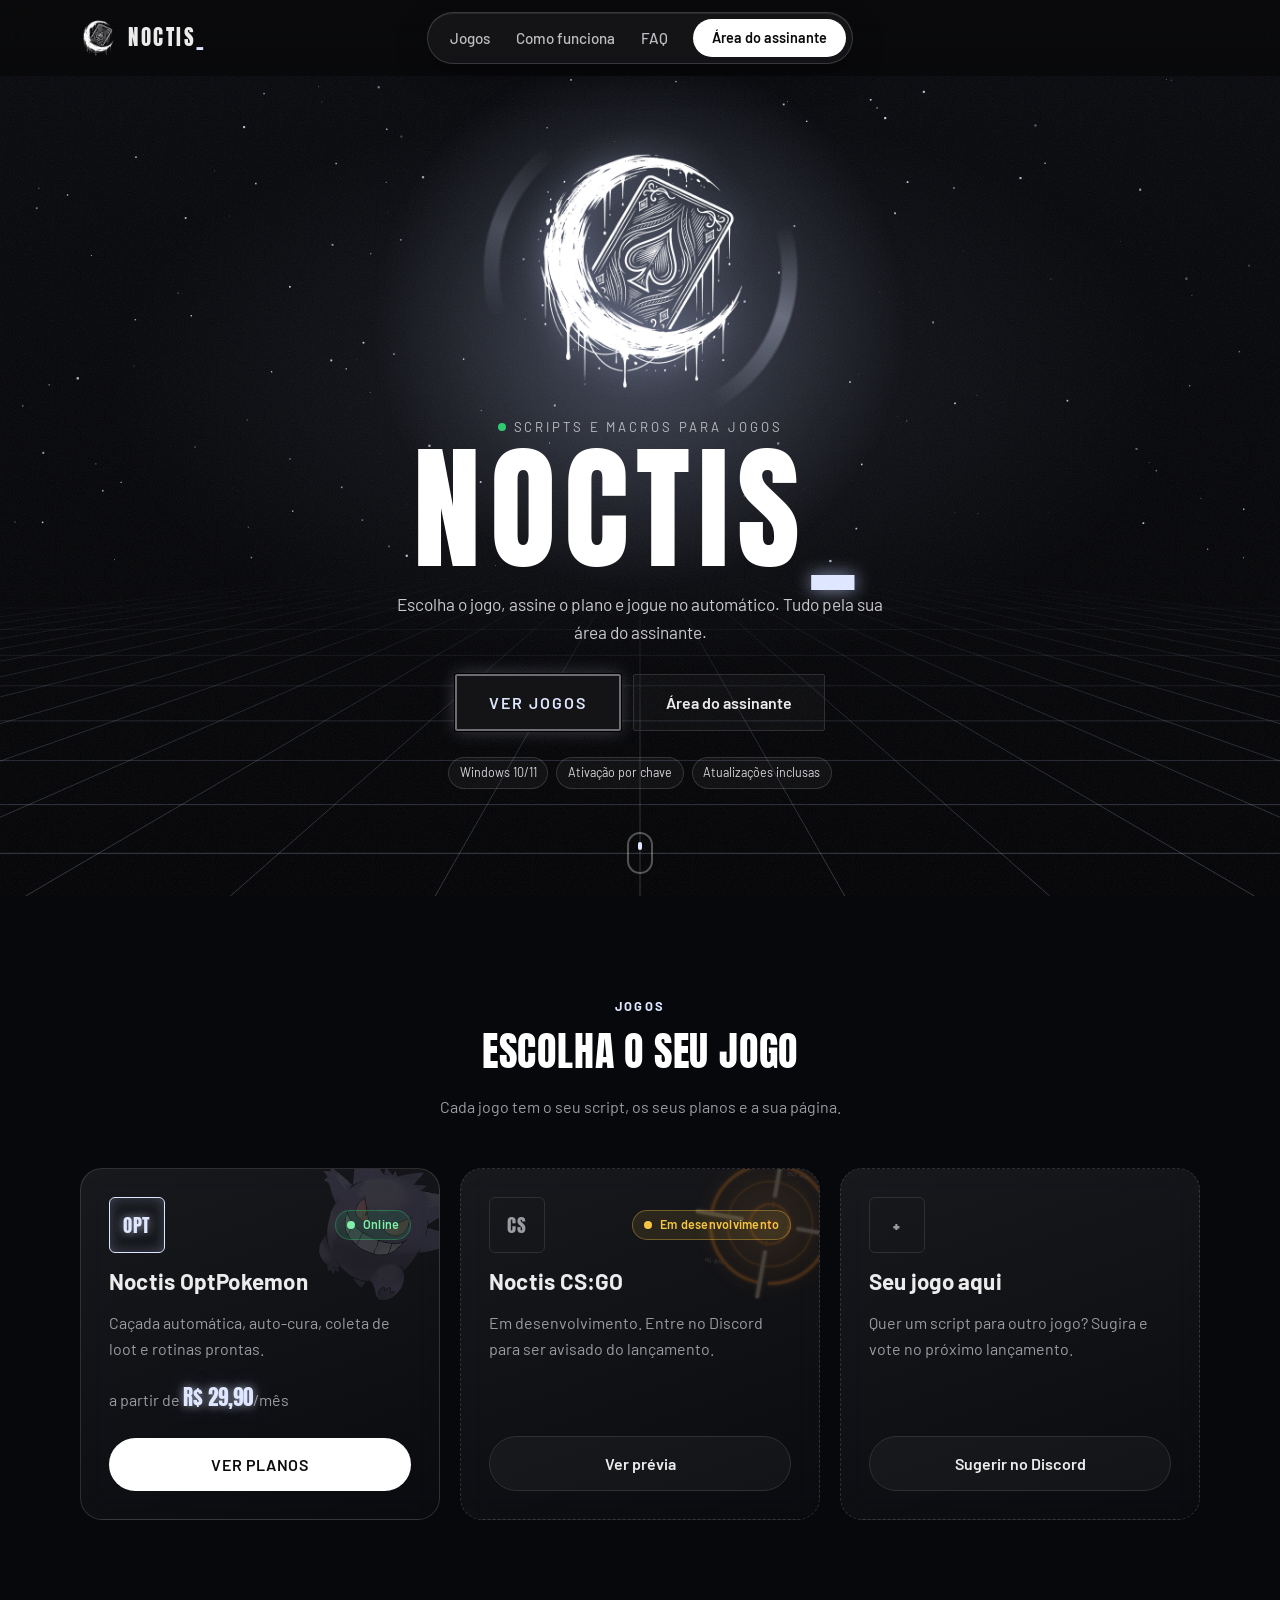
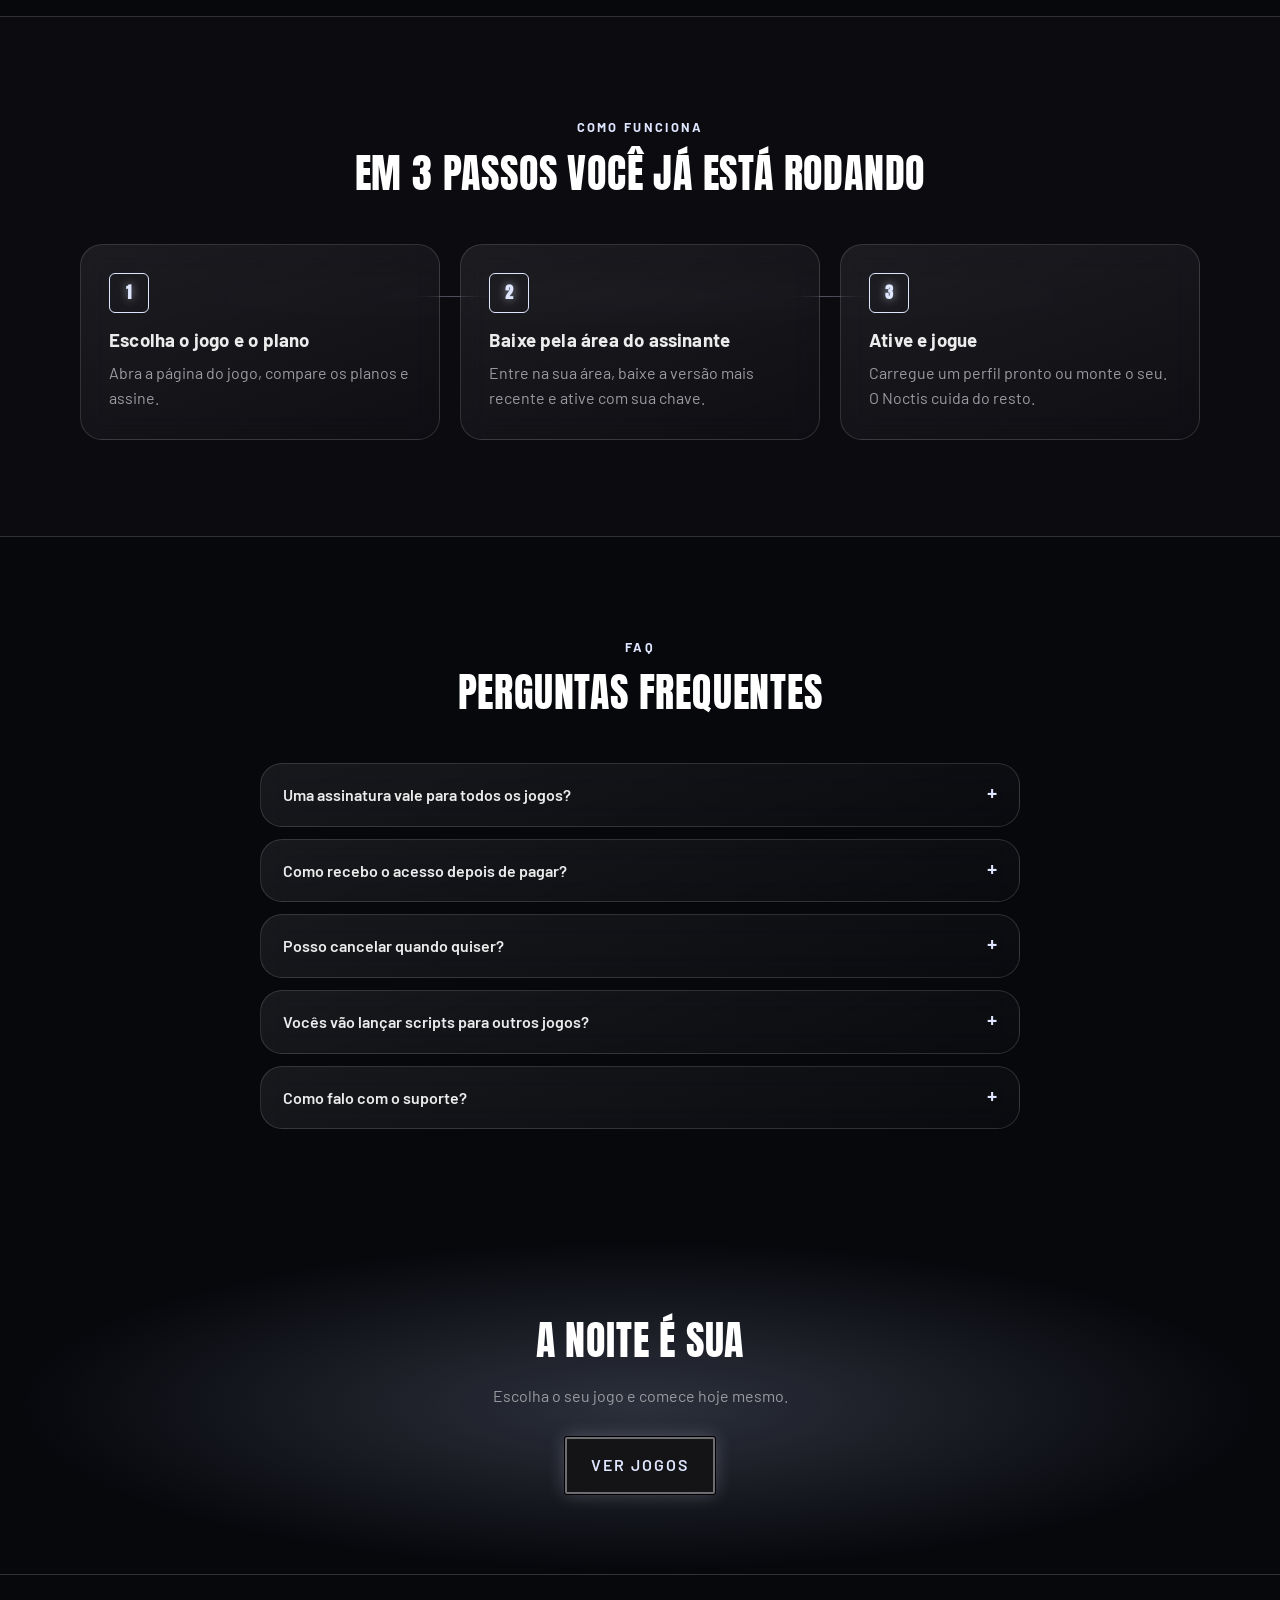
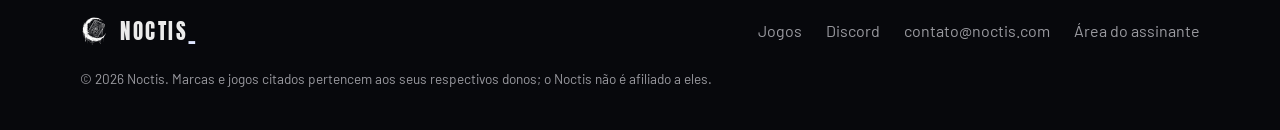
<file: index.html>
<!doctype html>
<html lang="pt-BR">
<head>
  <meta charset="utf-8" />
  <meta name="viewport" content="width=device-width, initial-scale=1" />
  <title>Noctis | Scripts e macros para jogos</title>
  <meta name="description" content="Noctis: scripts e macros por assinatura para vários jogos. Escolha o jogo, veja os recursos e assine." />
  <meta property="og:title" content="Noctis | Scripts e macros para jogos" />
  <meta property="og:description" content="Noctis: scripts e macros por assinatura para vários jogos. Escolha o jogo, veja os recursos e assine." />
  <meta name="theme-color" content="#0b0b0c" />
  <link rel="icon" href="assets/logo-192.png?v=7" type="image/png" />
  <link rel="preconnect" href="https://fonts.googleapis.com" />
  <link rel="preconnect" href="https://fonts.gstatic.com" crossorigin />
  <link href="https://fonts.googleapis.com/css2?family=Anton&family=Barlow:wght@400;500;600;700&display=swap" rel="stylesheet" />
  <link rel="stylesheet" href="assets/styles.css?v=7" />
</head>
<body>
  <header class="nav" id="topo">
    <div class="container nav__inner">
      <a href="index.html" class="brand" aria-label="Noctis, início">
        <img src="assets/logo-192.png?v=7" alt="" width="36" height="36" />
        <span>noctis<strong>_</strong></span>
      </a>
      <button class="nav__toggle" aria-label="Abrir menu" aria-expanded="false" aria-controls="menu">
        <span></span><span></span><span></span>
      </button>
      <nav class="nav__links" id="menu">
        <a href="#jogos">Jogos</a>
        <a href="#como-funciona">Como funciona</a>
        <a href="#faq">FAQ</a>
        <a href="area.html" class="btn btn--ghost btn--sm">Área do assinante</a>
      </nav>
    </div>
  </header>

  <main>
    <section class="marca" aria-labelledby="marca-titulo">
      <canvas class="marca__ceu" aria-hidden="true"></canvas>
      <div class="marca__glow" aria-hidden="true"></div>
      <div class="container marca__inner">
        <div class="marca__lua"><span class="marca__halo" aria-hidden="true"></span><img class="marca__logo" src="assets/logo.png?v=7" alt="" width="200" height="200" /></div>
        <p class="marca__tag"><span class="marca__dot" aria-hidden="true"></span>scripts e macros para jogos</p>
        <h1 class="marca__nome" id="marca-titulo" aria-label="Noctis">
          <span aria-hidden="true">N</span><span aria-hidden="true">O</span><span aria-hidden="true">C</span><span aria-hidden="true">T</span><span aria-hidden="true">I</span><span aria-hidden="true">S</span><b aria-hidden="true">_</b>
        </h1>
        <p class="marca__sub">Escolha o jogo, assine o plano e jogue no automático. Tudo pela sua área do assinante.</p>
        <div class="marca__cta">
          <a class="btn btn--primary" href="#jogos">Ver jogos</a>
          <a class="btn btn--ghost" href="area.html">Área do assinante</a>
        </div>
        <ul class="marca__chips" aria-label="Destaques">
          <li>Windows 10/11</li><li>Ativação por chave</li><li>Atualizações inclusas</li>
        </ul>
      </div>
      <a class="marca__scroll" href="#jogos" aria-label="Ir para os jogos"><span></span></a>
    </section>

    <section class="section" id="jogos">
      <div class="container">
        <header class="section__head">
          <span class="eyebrow">Jogos</span>
          <h2>Escolha o seu jogo</h2>
          <p>Cada jogo tem o seu script, os seus planos e a sua página.</p>
        </header>
        <div class="grid grid--3 games" id="games-grid"></div>
      </div>
    </section>

    <section class="section section--alt" id="como-funciona">
      <div class="container">
        <header class="section__head">
          <span class="eyebrow">Como funciona</span>
          <h2>Em 3 passos você já está rodando</h2>
        </header>
        <ol class="steps">
          <li><span class="steps__n">1</span><h3>Escolha o jogo e o plano</h3><p>Abra a página do jogo, compare os planos e assine.</p></li>
          <li><span class="steps__n">2</span><h3>Baixe pela área do assinante</h3><p>Entre na sua área, baixe a versão mais recente e ative com sua chave.</p></li>
          <li><span class="steps__n">3</span><h3>Ative e jogue</h3><p>Carregue um perfil pronto ou monte o seu. O Noctis cuida do resto.</p></li>
        </ol>
      </div>
    </section>

    <section class="section" id="faq">
      <div class="container container--narrow">
        <header class="section__head">
          <span class="eyebrow">FAQ</span>
          <h2>Perguntas frequentes</h2>
        </header>
        <div class="faq">
          <details><summary>Uma assinatura vale para todos os jogos?</summary><p>Não. Cada jogo tem a sua assinatura, com planos e preços próprios na página do jogo.</p></details>
          <details><summary>Como recebo o acesso depois de pagar?</summary><p>Assim que o pagamento é confirmado você recebe por e-mail o login da área do assinante e a sua chave de ativação.</p></details>
          <details><summary>Posso cancelar quando quiser?</summary><p>Pode. A assinatura não renova depois do cancelamento e você continua com acesso até o fim do período pago.</p></details>
          <details><summary>Vocês vão lançar scripts para outros jogos?</summary><p>Sim. Entre no nosso Discord para votar no próximo jogo e ser avisado dos lançamentos.</p></details>
          <details><summary>Como falo com o suporte?</summary><p>Pelo nosso Discord ou pelo e-mail no rodapé.</p></details>
        </div>
      </div>
    </section>

    <section class="cta">
      <div class="container cta__inner">
        <h2>A noite é sua</h2>
        <p>Escolha o seu jogo e comece hoje mesmo.</p>
        <a href="#jogos" class="btn btn--primary">Ver jogos</a>
      </div>
    </section>
  </main>

  <footer class="footer">
    <div class="container footer__inner">
      <div class="brand">
        <img src="assets/logo-192.png?v=7" alt="" width="28" height="28" />
        <span>noctis<strong>_</strong></span>
      </div>
      <nav class="footer__links">
        <a href="index.html#jogos">Jogos</a>
        <a href="#" data-link="discord">Discord</a>
        <a href="#" data-link="email">E-mail</a>
        <a href="area.html">Área do assinante</a>
      </nav>
      <p class="footer__legal">© <span id="ano"></span> Noctis. <span id="aviso">Marcas e jogos citados pertencem aos seus respectivos donos; o Noctis não é afiliado a eles.</span></p>
    </div>
  </footer>

  <script src="assets/config.js?v=7"></script>
  <script src="assets/games.js?v=7"></script>
  <script src="assets/main.js?v=7"></script>
</body>
</html>
</file>
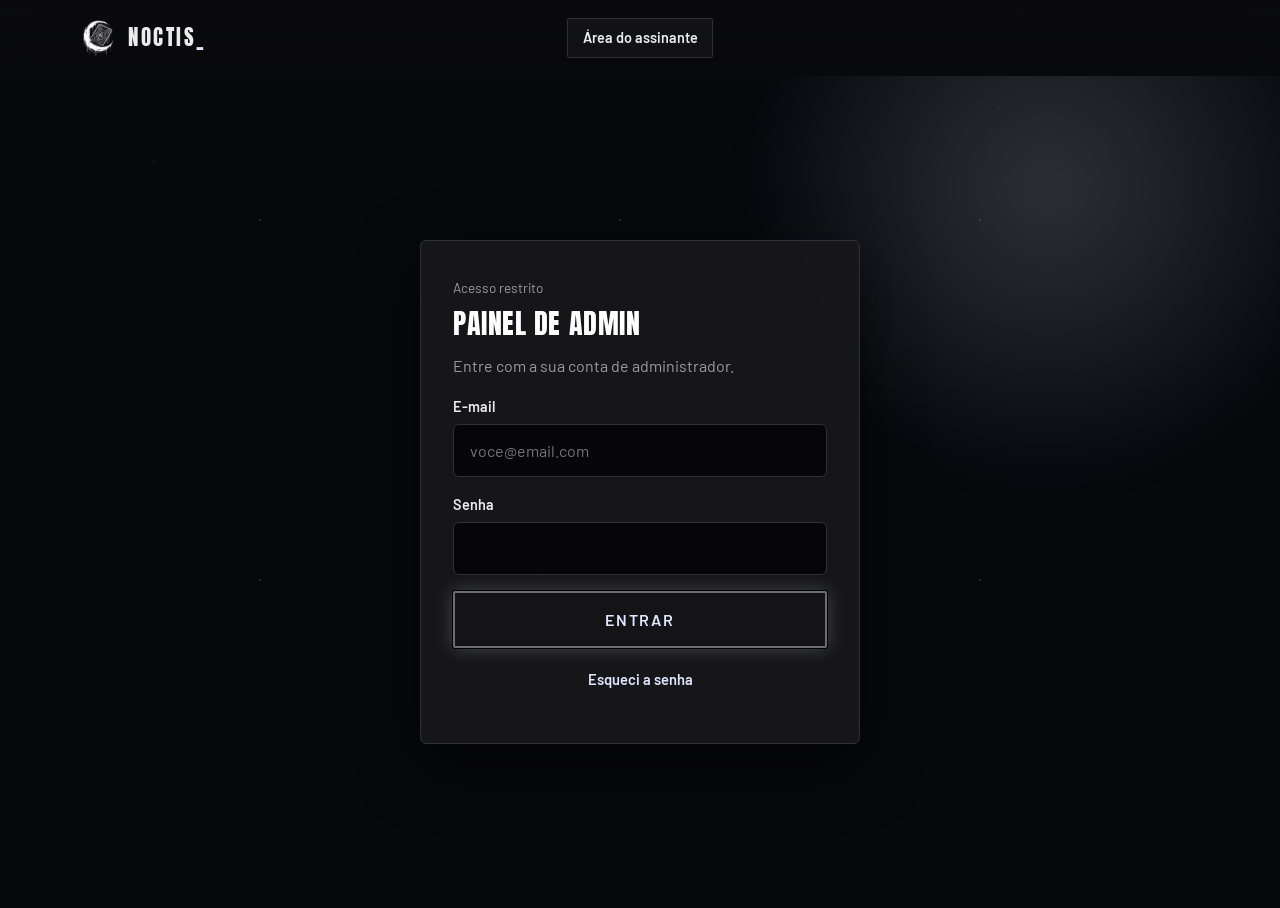
<file: admin.html>
<!doctype html>
<html lang="pt-BR">
<head>
  <meta charset="utf-8" />
  <meta name="viewport" content="width=device-width, initial-scale=1" />
  <title>Admin | Noctis</title>
  <meta name="robots" content="noindex, nofollow" />
  <meta name="theme-color" content="#0b0b0c" />
  <link rel="icon" href="assets/logo-192.png?v=7" type="image/png" />
  <link rel="preconnect" href="https://fonts.googleapis.com" />
  <link rel="preconnect" href="https://fonts.gstatic.com" crossorigin />
  <link href="https://fonts.googleapis.com/css2?family=Anton&family=Barlow:wght@400;500;600;700&display=swap" rel="stylesheet" />
  <link rel="stylesheet" href="assets/styles.css?v=7" />
</head>
<body>
  <header class="nav">
    <div class="container nav__inner">
      <a href="index.html" class="brand" aria-label="Noctis, início">
        <img src="assets/logo-192.png?v=7" alt="" width="36" height="36" />
        <span>noctis<strong>_</strong></span>
      </a>
      <a href="area.html" class="btn btn--ghost btn--sm">Área do assinante</a>
    </div>
  </header>

  <main class="auth" id="login">
    <div class="hero__glow" aria-hidden="true"></div>
    <div class="auth__card">
      <p class="auth__prompt">Acesso restrito</p>
      <h1>Painel de admin</h1>
      <p>Entre com a sua conta de administrador.</p>
      <form id="form-admin" novalidate>
        <label class="field"><span>E-mail</span>
          <input type="email" name="email" autocomplete="email" placeholder="voce@email.com" required /></label>
        <label class="field"><span>Senha</span>
          <input type="password" name="senha" autocomplete="current-password" required /></label>
        <button type="submit" class="btn btn--primary btn--block">Entrar</button>
        <p class="auth__msg" role="status" hidden></p>
      </form>
      <p class="auth__alt"><a href="area.html">Esqueci a senha</a></p>
    </div>
  </main>

  <main class="dash adm" id="painel" hidden>
    <div class="container">
      <header class="dash__head">
        <div><span class="eyebrow">Admin</span><h1>Painel</h1><p class="note adm__quem"></p></div>
        <div class="dash__actions">
          <button class="btn btn--ghost btn--sm" type="button" data-act="atualizar">Atualizar</button>
          <button class="btn btn--ghost btn--sm" type="button" data-act="sair">Sair</button>
        </div>
      </header>

      <section class="adm__stats" id="resumo" aria-label="Resumo"></section>
      <p class="adm__ajuda adm__ajuda--topo">Os números de cima resumem a loja: chaves ativas, as que vencem nos próximos 7 dias, as já vencidas, quantos PCs estão usando chaves agora e as vendas aprovadas no mês. “Atualizar” recarrega tudo.</p>

      <article class="dash__card adm__lista">
        <div class="adm__listahead">
          <div><small>Chaves</small><h3 id="lista-titulo">Todas as chaves</h3><p class="adm__ajuda">Busque por chave, e-mail ou observação e filtre pelo estado. Clique na chave para copiar e em “Gerenciar” para editar.</p></div>
          <input type="search" id="busca" placeholder="Buscar chave, e-mail ou observação" aria-label="Buscar chaves" />
        </div>
        <div class="adm__filtros" role="group" aria-label="Filtrar">
          <button type="button" class="is-on" data-filtro="todas">Todas</button>
          <button type="button" data-filtro="ativas">Ativas</button>
          <button type="button" data-filtro="vencendo">Vencendo</button>
          <button type="button" data-filtro="vencidas">Vencidas</button>
          <button type="button" data-filtro="bloqueadas">Bloqueadas</button>
        </div>
        <div class="adm__tabela" id="chaves"></div>
      </article>
      <div class="adm__cols">
        <article class="dash__card adm__nova">
          <small>Nova chave</small>
          <h3>Gerar chave</h3>
          <p class="adm__ajuda">Cria uma chave na hora, sem pagamento. Dias e PCs em branco usam o padrão do plano. Com e-mail, o cliente vê a chave ao entrar na Área do assinante.</p>
          <form id="form-nova" novalidate>
            <label class="field"><span>Plano</span>
              <select name="plan">
                <option value="semanal">Semanal (7 dias, 1 PC)</option>
                <option value="pro" selected>Pro (30 dias, 2 PCs)</option>
                <option value="max">Max (30 dias, 5 PCs)</option>
                <option value="vitalicio">Vitalício (sem vencimento, 2 PCs)</option>
              </select></label>
            <label class="field"><span>E-mail do cliente <em>(opcional)</em></span>
              <input type="email" name="email" placeholder="cliente@email.com" /></label>
            <div class="adm__duo">
              <label class="field"><span>Dias <em>(opcional)</em></span><input type="number" name="dias" min="1" max="3650" placeholder="padrão" /></label>
              <label class="field"><span>PCs <em>(opcional)</em></span><input type="number" name="pcs" min="1" max="50" placeholder="padrão" /></label>
            </div>
            <label class="field"><span>Observação <em>(opcional)</em></span>
              <input type="text" name="note" maxlength="120" placeholder="ex.: cortesia, parceiro, pago no Pix" /></label>
            <button type="submit" class="btn btn--primary btn--block">Gerar chave</button>
          </form>
          <div class="adm__gerada" hidden></div>
        </article>

        <article class="dash__card adm__vendas">
          <small>Vendas</small><h3>Últimos pagamentos aprovados</h3>
          <p class="adm__ajuda">Cada pagamento aprovado pelo Mercado Pago aparece aqui. “Nova” indica uma chave criada na compra e “renovação” indica dias somados a uma chave que o cliente já tinha.</p>
          <div class="adm__tabela" id="vendas"></div>
        </article>
      </div>

      <article class="dash__card dash__card--guia adm__guia">
        <small>Como funciona</small><h3>Guia do painel de admin</h3>
        <dl class="dash__guia">
          <div><dt>Resumo</dt><dd>Mostra chaves ativas, vencendo em 7 dias, vencidas, PCs conectados e as vendas e a receita do mês e no total.</dd></div>
          <div><dt>Gerar chave</dt><dd>Cria uma chave sem pagamento, para cortesia, parceiro ou venda feita por fora. Escolha o plano e, se quiser, e-mail, dias, PCs e uma observação.</dd></div>
          <div><dt>Buscar e filtrar</dt><dd>Encontre qualquer chave pelo código, e-mail ou observação. Os filtros separam ativas, vencendo, vencidas e bloqueadas.</dd></div>
          <div><dt>Gerenciar</dt><dd>Abre a chave para trocar plano, número de PCs, e-mail do cliente e observação.</dd></div>
          <div><dt>Renovar</dt><dd>Dentro de “Gerenciar”, some dias à chave. Se ela já venceu, os dias contam a partir de hoje. Chaves vitalícias não precisam.</dd></div>
          <div><dt>Liberar PC</dt><dd>Remove um computador da chave para o cliente ativar em outro.</dd></div>
          <div><dt>Bloquear</dt><dd>Desativa a chave na hora, mesmo dentro da validade. Pode ser desfeito com “Desbloquear”.</dd></div>
          <div><dt>Vendas</dt><dd>Lista os pagamentos aprovados, com o valor, o plano e a chave que foi criada ou renovada.</dd></div>
          <div><dt>Quem é admin</dt><dd>Só os e-mails cadastrados como admin conseguem abrir este painel. Os outros veem “acesso restrito”.</dd></div>
        </dl>
      </article>
    </div>
    <p class="dash__toast" role="status" hidden></p>
  </main>

  <dialog class="checkout" id="dlg-chave">
    <form method="dialog" class="checkout__box" id="form-editar">
      <button class="checkout__x" value="fechar" aria-label="Fechar" formnovalidate>×</button>
      <small>Editar chave</small>
      <h2 class="adm__dlgkey"></h2>
      <div class="adm__duo">
        <label class="field"><span>Plano</span>
          <select name="plan"><option value="semanal">Semanal</option><option value="pro">Pro</option><option value="max">Max</option><option value="vitalicio">Vitalício</option></select></label>
        <label class="field"><span>PCs permitidos</span><input type="number" name="pcs" min="1" max="50" required /></label>
      </div>
      <label class="field"><span>E-mail do cliente</span><input type="email" name="email" placeholder="sem e-mail" /></label>
      <label class="field"><span>Observação</span><input type="text" name="note" maxlength="120" /></label>
      <p class="adm__ajuda">Mude os dados e clique em “Salvar”. Para renovar, escolha +7, +30, +90 ou digite outro número: os dias são somados à validade atual (ou a partir de hoje, se já venceu).</p>
      <div class="adm__renovar">
        <span>Adicionar dias</span>
        <div><button type="button" data-dias="7">+7</button><button type="button" data-dias="30">+30</button><button type="button" data-dias="90">+90</button>
        <input type="number" name="dias" min="1" max="3650" placeholder="outro" aria-label="Outro número de dias" /></div>
      </div>
      <div class="adm__pcsdlg"></div>
      <p class="checkout__msg" hidden></p>
      <p class="adm__ajuda">“Liberar” desconecta um PC para a chave poder ser ativada em outro. “Bloquear” desliga a chave na hora (use quando alguém compartilhar ou vender); “Desbloquear” volta a liberar.</p>
      <div class="adm__dlgacoes">
        <button type="button" class="btn btn--ghost btn--sm" data-acao="bloquear">Bloquear</button>
        <button type="submit" class="btn btn--primary btn--sm" value="salvar">Salvar</button>
      </div>
    </form>
  </dialog>

  <script src="assets/config.js?v=7"></script>
  <script src="assets/games.js?v=7"></script>
  <script src="assets/main.js?v=7"></script>
  <script src="assets/vendor/supabase.js"></script>
  <script src="assets/admin.js?v=7"></script>
</body>
</html>
</file>
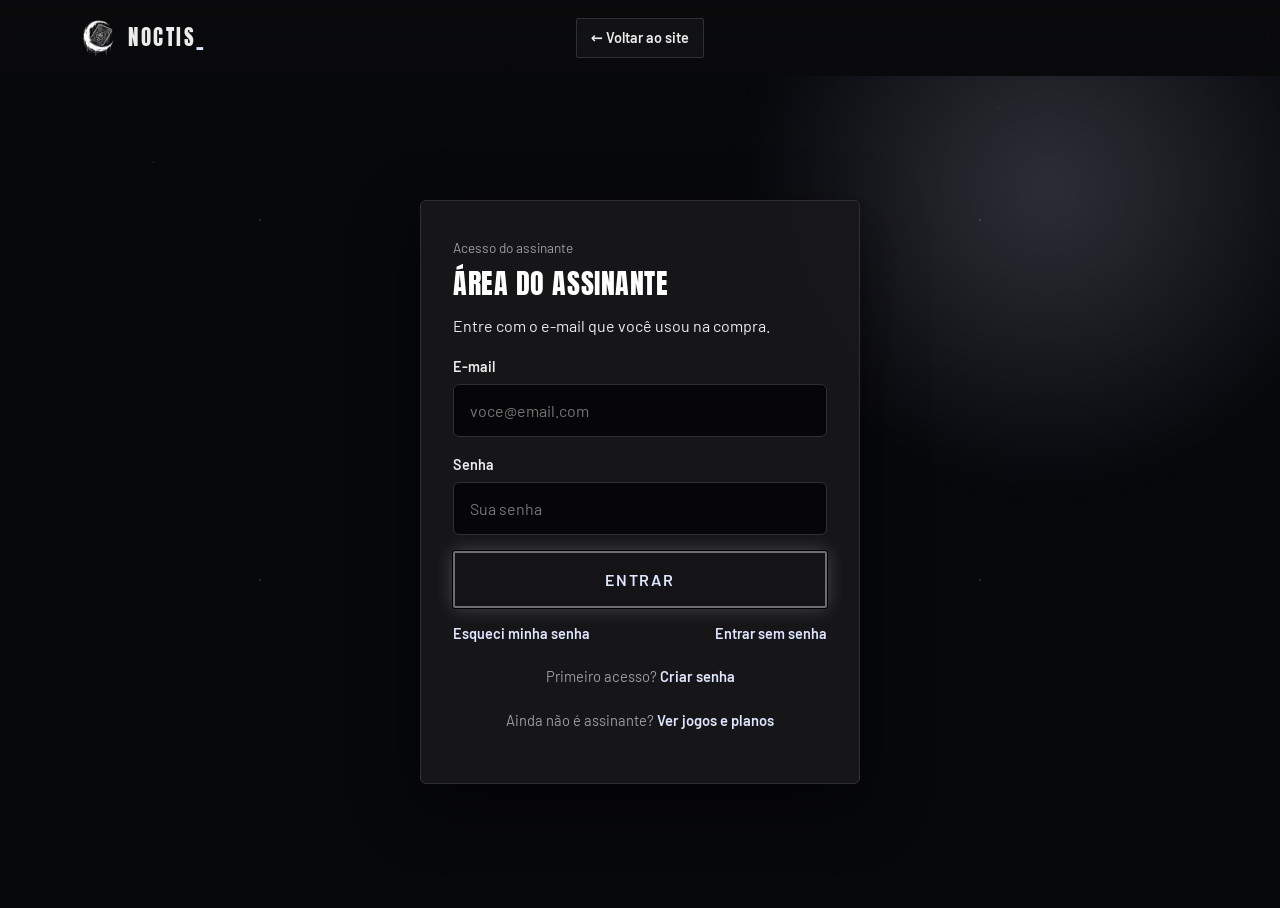
<file: area.html>
<!doctype html>
<html lang="pt-BR">
<head>
  <meta charset="utf-8" />
  <meta name="viewport" content="width=device-width, initial-scale=1" />
  <title>Área do assinante | Noctis</title>
  <meta name="robots" content="noindex" />
  <meta name="theme-color" content="#0b0b0c" />
  <link rel="icon" href="assets/logo-192.png?v=7" type="image/png" />
  <link rel="preconnect" href="https://fonts.googleapis.com" />
  <link rel="preconnect" href="https://fonts.gstatic.com" crossorigin />
  <link href="https://fonts.googleapis.com/css2?family=Anton&family=Barlow:wght@400;500;600;700&display=swap" rel="stylesheet" />
  <link rel="stylesheet" href="assets/styles.css?v=7" />
</head>
<body>
  <header class="nav">
    <div class="container nav__inner">
      <a href="index.html" class="brand" aria-label="Noctis, início">
        <img src="assets/logo-192.png?v=7" alt="" width="36" height="36" />
        <span>noctis<strong>_</strong></span>
      </a>
      <a href="index.html" class="btn btn--ghost btn--sm">← Voltar ao site</a>
    </div>
  </header>

  <main class="auth" id="login">
    <div class="hero__glow" aria-hidden="true"></div>
    <div class="auth__card">
      <p class="auth__aviso" id="pagamento-msg" role="status" hidden></p>
      <p class="auth__prompt">Acesso do assinante</p>

      <div class="auth__modo" data-modo="entrar">
        <h1>Área do assinante</h1>
        <p>Entre com o e-mail que você usou na compra.</p>
        <form id="form-entrar" novalidate>
          <label class="field"><span>E-mail</span>
            <input type="email" name="email" autocomplete="email" placeholder="voce@email.com" required /></label>
          <label class="field"><span>Senha</span>
            <input type="password" name="senha" autocomplete="current-password" placeholder="Sua senha" required /></label>
          <button type="submit" class="btn btn--primary btn--block">Entrar</button>
          <p class="auth__msg" role="status" hidden></p>
        </form>
        <p class="auth__links"><a href="#" data-ir="esqueci">Esqueci minha senha</a><a href="#" data-ir="link">Entrar sem senha</a></p>
        <p class="auth__alt">Primeiro acesso? <a href="#" data-ir="criar">Criar senha</a></p>
      </div>

      <div class="auth__modo" data-modo="criar" hidden>
        <h1>Criar acesso</h1>
        <p>Use o mesmo e-mail da compra. Vamos mandar um e-mail para confirmar que ele é seu.</p>
        <form id="form-criar" novalidate>
          <label class="field"><span>E-mail</span>
            <input type="email" name="email" autocomplete="email" placeholder="voce@email.com" required /></label>
          <label class="field"><span>Senha</span>
            <input type="password" name="senha" autocomplete="new-password" placeholder="Mínimo 8 caracteres" minlength="8" required /></label>
          <label class="field"><span>Repita a senha</span>
            <input type="password" name="senha2" autocomplete="new-password" required /></label>
          <button type="submit" class="btn btn--primary btn--block">Criar acesso</button>
          <p class="auth__msg" role="status" hidden></p>
        </form>
        <p class="auth__alt">Já tem senha? <a href="#" data-ir="entrar">Entrar</a></p>
      </div>

      <div class="auth__modo" data-modo="esqueci" hidden>
        <h1>Redefinir senha</h1>
        <p>Digite seu e-mail. Mandamos um link para você criar uma senha nova.</p>
        <form id="form-esqueci" novalidate>
          <label class="field"><span>E-mail</span>
            <input type="email" name="email" autocomplete="email" placeholder="voce@email.com" required /></label>
          <button type="submit" class="btn btn--primary btn--block">Enviar link</button>
          <p class="auth__msg" role="status" hidden></p>
        </form>
        <p class="auth__alt"><a href="#" data-ir="entrar">← Voltar para o login</a></p>
      </div>

      <div class="auth__modo" data-modo="link" hidden>
        <h1>Entrar sem senha</h1>
        <p>Mandamos um link de acesso para o seu e-mail. É só clicar para entrar.</p>
        <form id="form-link" novalidate>
          <label class="field"><span>E-mail</span>
            <input type="email" name="email" autocomplete="email" placeholder="voce@email.com" required /></label>
          <button type="submit" class="btn btn--primary btn--block">Enviar link de acesso</button>
          <p class="auth__msg" role="status" hidden></p>
        </form>
        <p class="auth__alt"><a href="#" data-ir="entrar">← Entrar com senha</a></p>
      </div>

      <div class="auth__modo" data-modo="nova" hidden>
        <h1>Nova senha</h1>
        <p>Escolha a senha que você vai usar para entrar daqui em diante.</p>
        <form id="form-nova" novalidate>
          <label class="field"><span>Nova senha</span>
            <input type="password" name="senha" autocomplete="new-password" placeholder="Mínimo 8 caracteres" minlength="8" required /></label>
          <label class="field"><span>Repita a senha</span>
            <input type="password" name="senha2" autocomplete="new-password" required /></label>
          <button type="submit" class="btn btn--primary btn--block">Salvar senha</button>
          <p class="auth__msg" role="status" hidden></p>
        </form>
        <p class="auth__alt"><a href="#" data-ir="painel">Agora não, ir para o painel</a></p>
      </div>

      <p class="auth__alt">Ainda não é assinante? <a href="index.html#jogos">Ver jogos e planos</a></p>
    </div>
  </main>

  <main class="dash" id="painel" hidden></main>

  <script src="assets/config.js?v=7"></script>
  <script src="assets/games.js?v=7"></script>
  <script src="assets/main.js?v=7"></script>
  <script src="assets/vendor/supabase.js"></script>
  <script src="assets/area.js?v=7"></script>
</body>
</html>
</file>
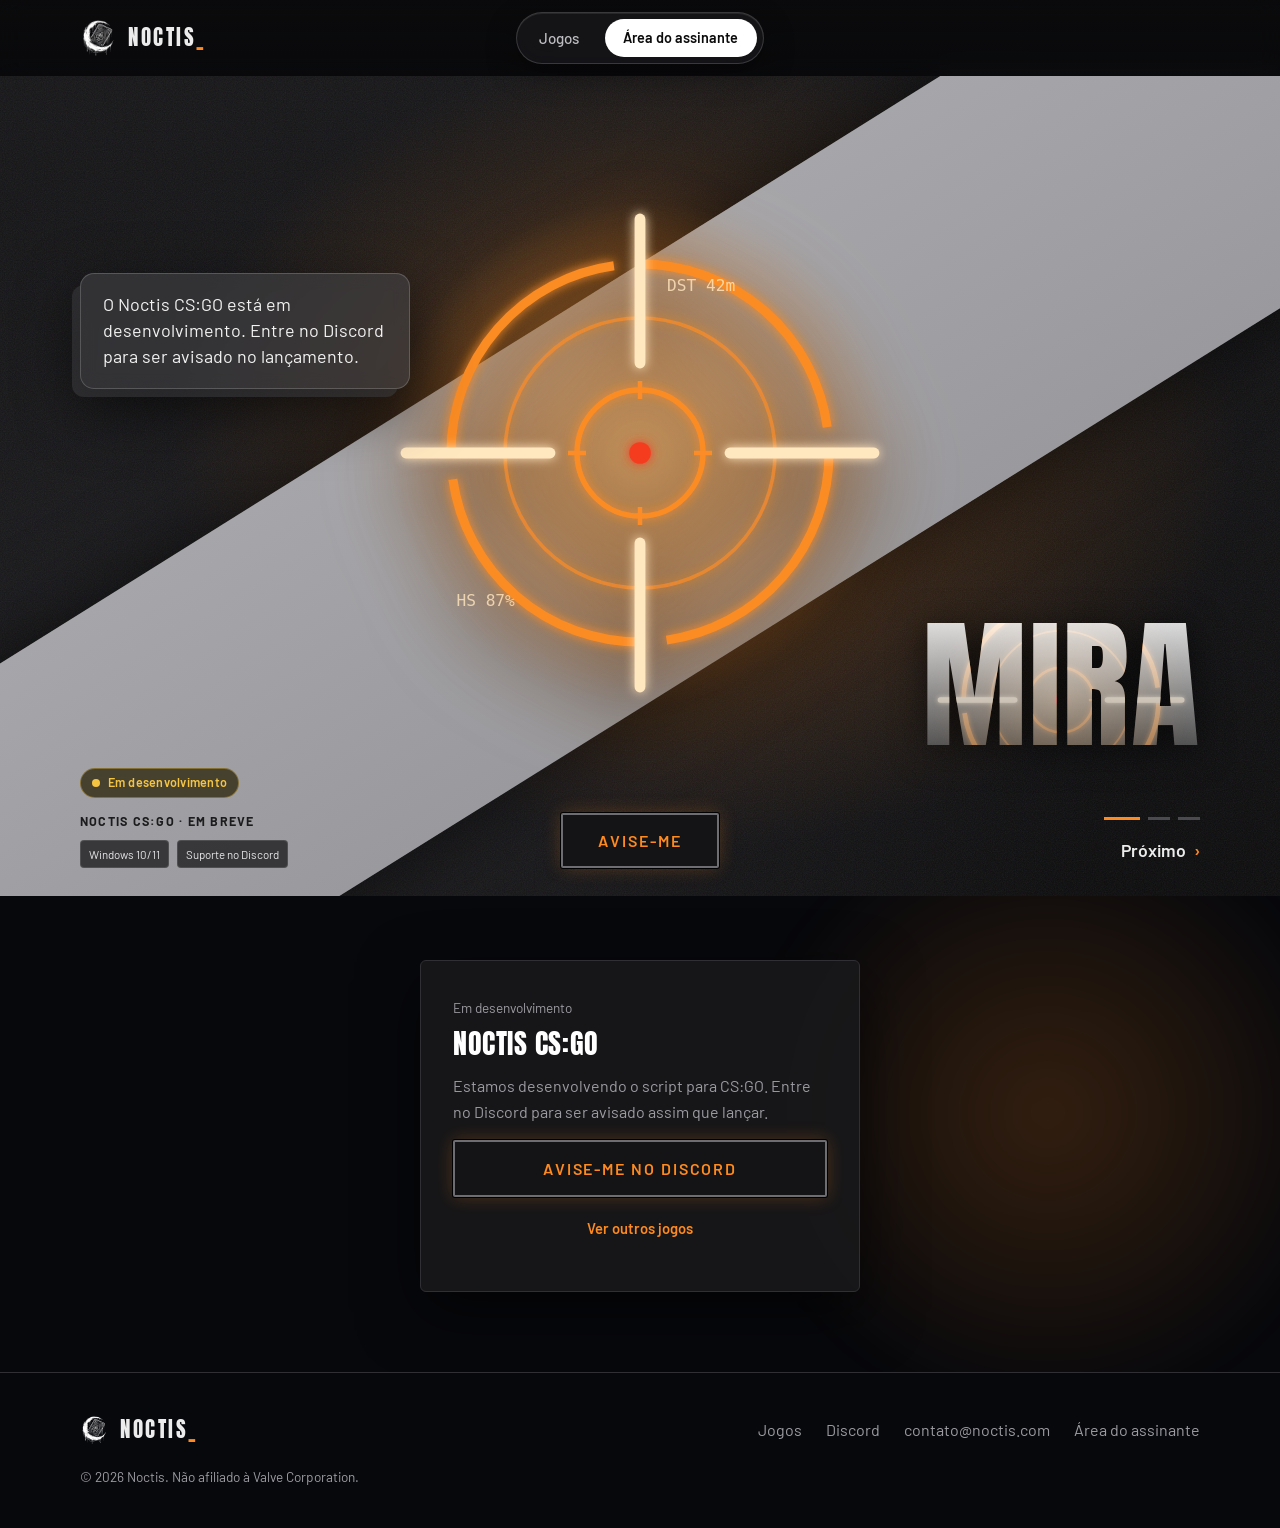
<file: jogos/csgo.html>
<!doctype html>
<html lang="pt-BR">
<head>
  <meta charset="utf-8" />
  <meta name="viewport" content="width=device-width, initial-scale=1" />
  <title>Noctis CS:GO</title>
  <meta name="description" content="Noctis CS:GO: planos e recursos do nosso script para CS:GO." />
  <meta property="og:title" content="Noctis CS:GO" />
  <meta property="og:description" content="Noctis CS:GO: planos e recursos do nosso script para CS:GO." />
  <meta name="theme-color" content="#0b0b0c" />
  <link rel="icon" href="../assets/logo-192.png?v=7" type="image/png" />
  <link rel="preconnect" href="https://fonts.googleapis.com" />
  <link rel="preconnect" href="https://fonts.gstatic.com" crossorigin />
  <link href="https://fonts.googleapis.com/css2?family=Anton&family=Barlow:wght@400;500;600;700&display=swap" rel="stylesheet" />
  <link rel="stylesheet" href="../assets/styles.css?v=7" />
</head>
<body data-game="csgo">
  <header class="nav" id="topo">
    <div class="container nav__inner">
      <a href="../index.html" class="brand" aria-label="Noctis, início">
        <img src="../assets/logo-192.png?v=7" alt="" width="36" height="36" />
        <span>noctis<strong>_</strong></span>
      </a>
      <button class="nav__toggle" aria-label="Abrir menu" aria-expanded="false" aria-controls="menu">
        <span></span><span></span><span></span>
      </button>
      <nav class="nav__links" id="menu">
        <a href="../index.html#jogos">Jogos</a>
        <a href="#recursos">Recursos</a>
        <a href="#planos">Planos</a>
        <a href="#faq">FAQ</a>
        <a href="../area.html" class="btn btn--ghost btn--sm">Área do assinante</a>
      </nav>
    </div>
  </header>

  <main id="game"></main>

  <footer class="footer">
    <div class="container footer__inner">
      <div class="brand">
        <img src="../assets/logo-192.png?v=7" alt="" width="28" height="28" />
        <span>noctis<strong>_</strong></span>
      </div>
      <nav class="footer__links">
        <a href="../index.html#jogos">Jogos</a>
        <a href="#" data-link="discord">Discord</a>
        <a href="#" data-link="email">E-mail</a>
        <a href="../area.html">Área do assinante</a>
      </nav>
      <p class="footer__legal">© <span id="ano"></span> Noctis. <span id="aviso">Marcas e jogos citados pertencem aos seus respectivos donos; o Noctis não é afiliado a eles.</span></p>
    </div>
  </footer>

  <script src="../assets/config.js?v=7"></script>
  <script src="../assets/games.js?v=7"></script>
  <script src="../assets/main.js?v=7"></script>
</body>
</html>
</file>
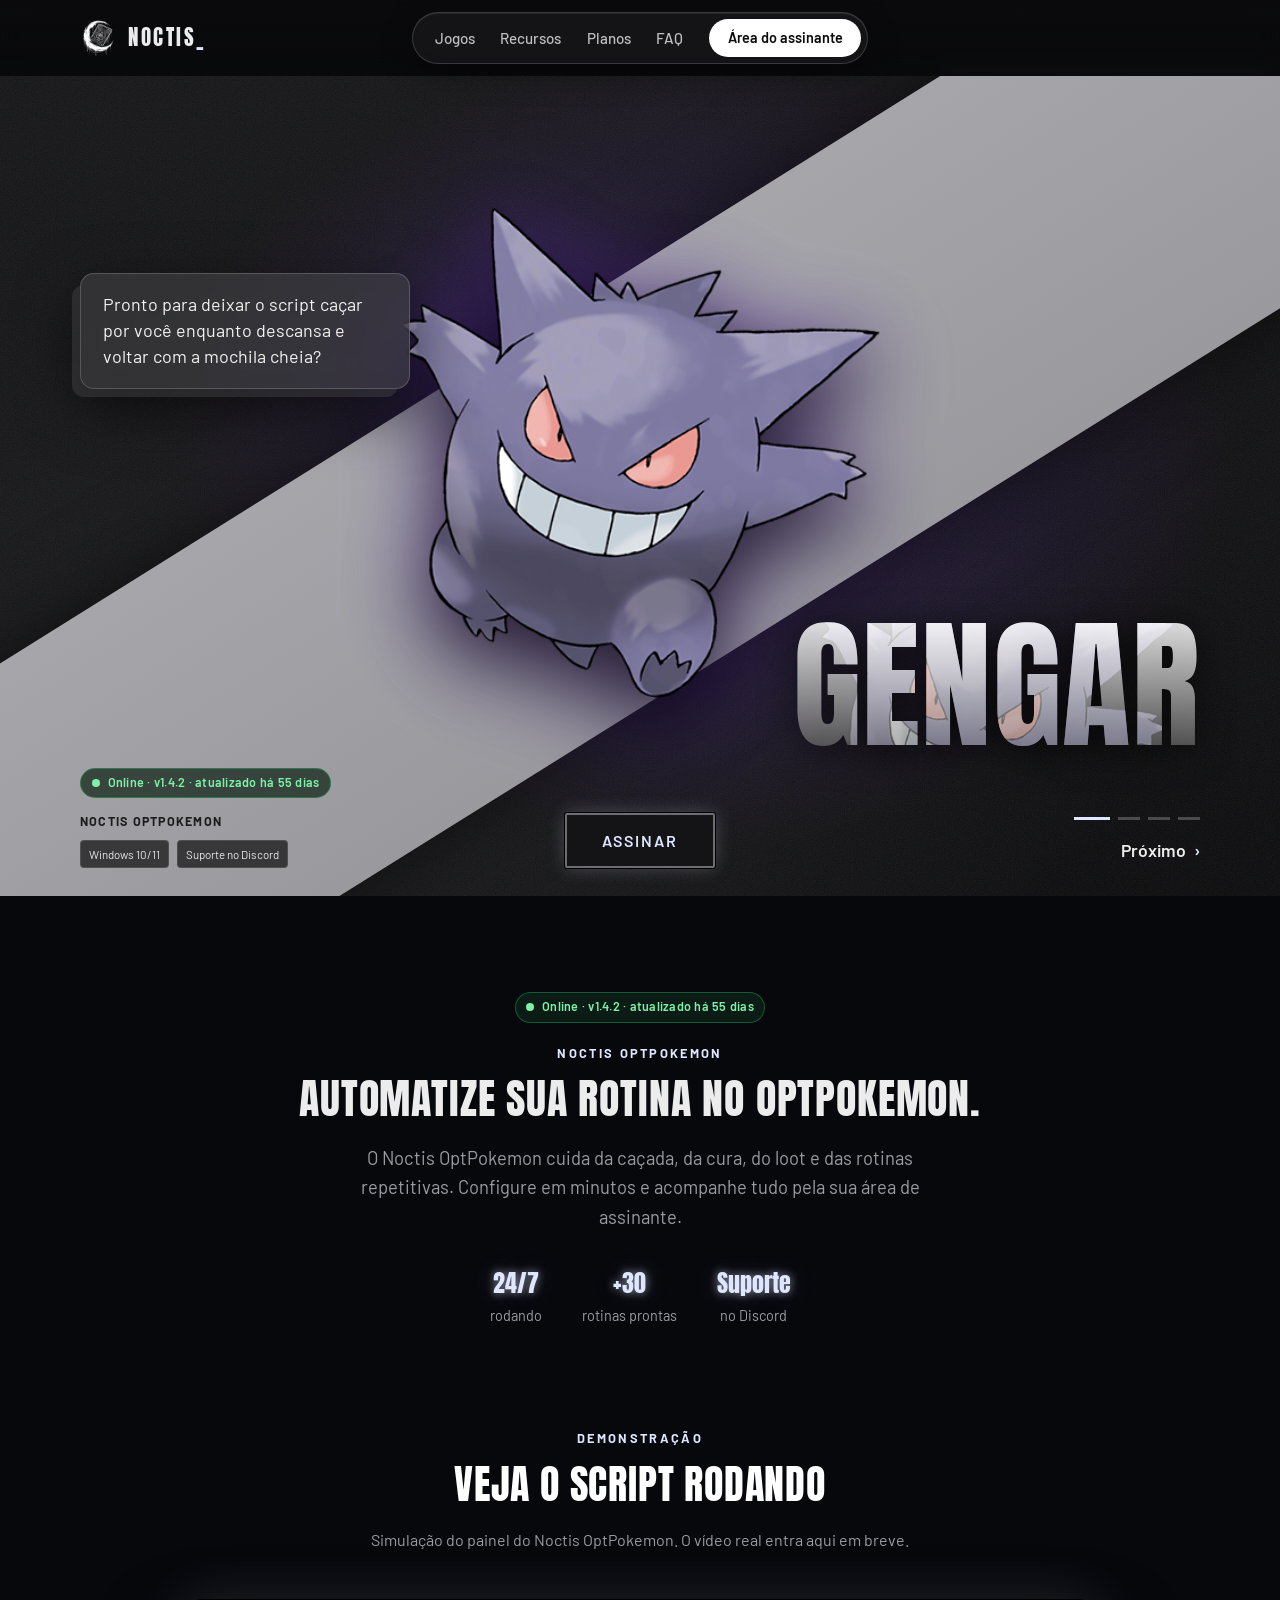
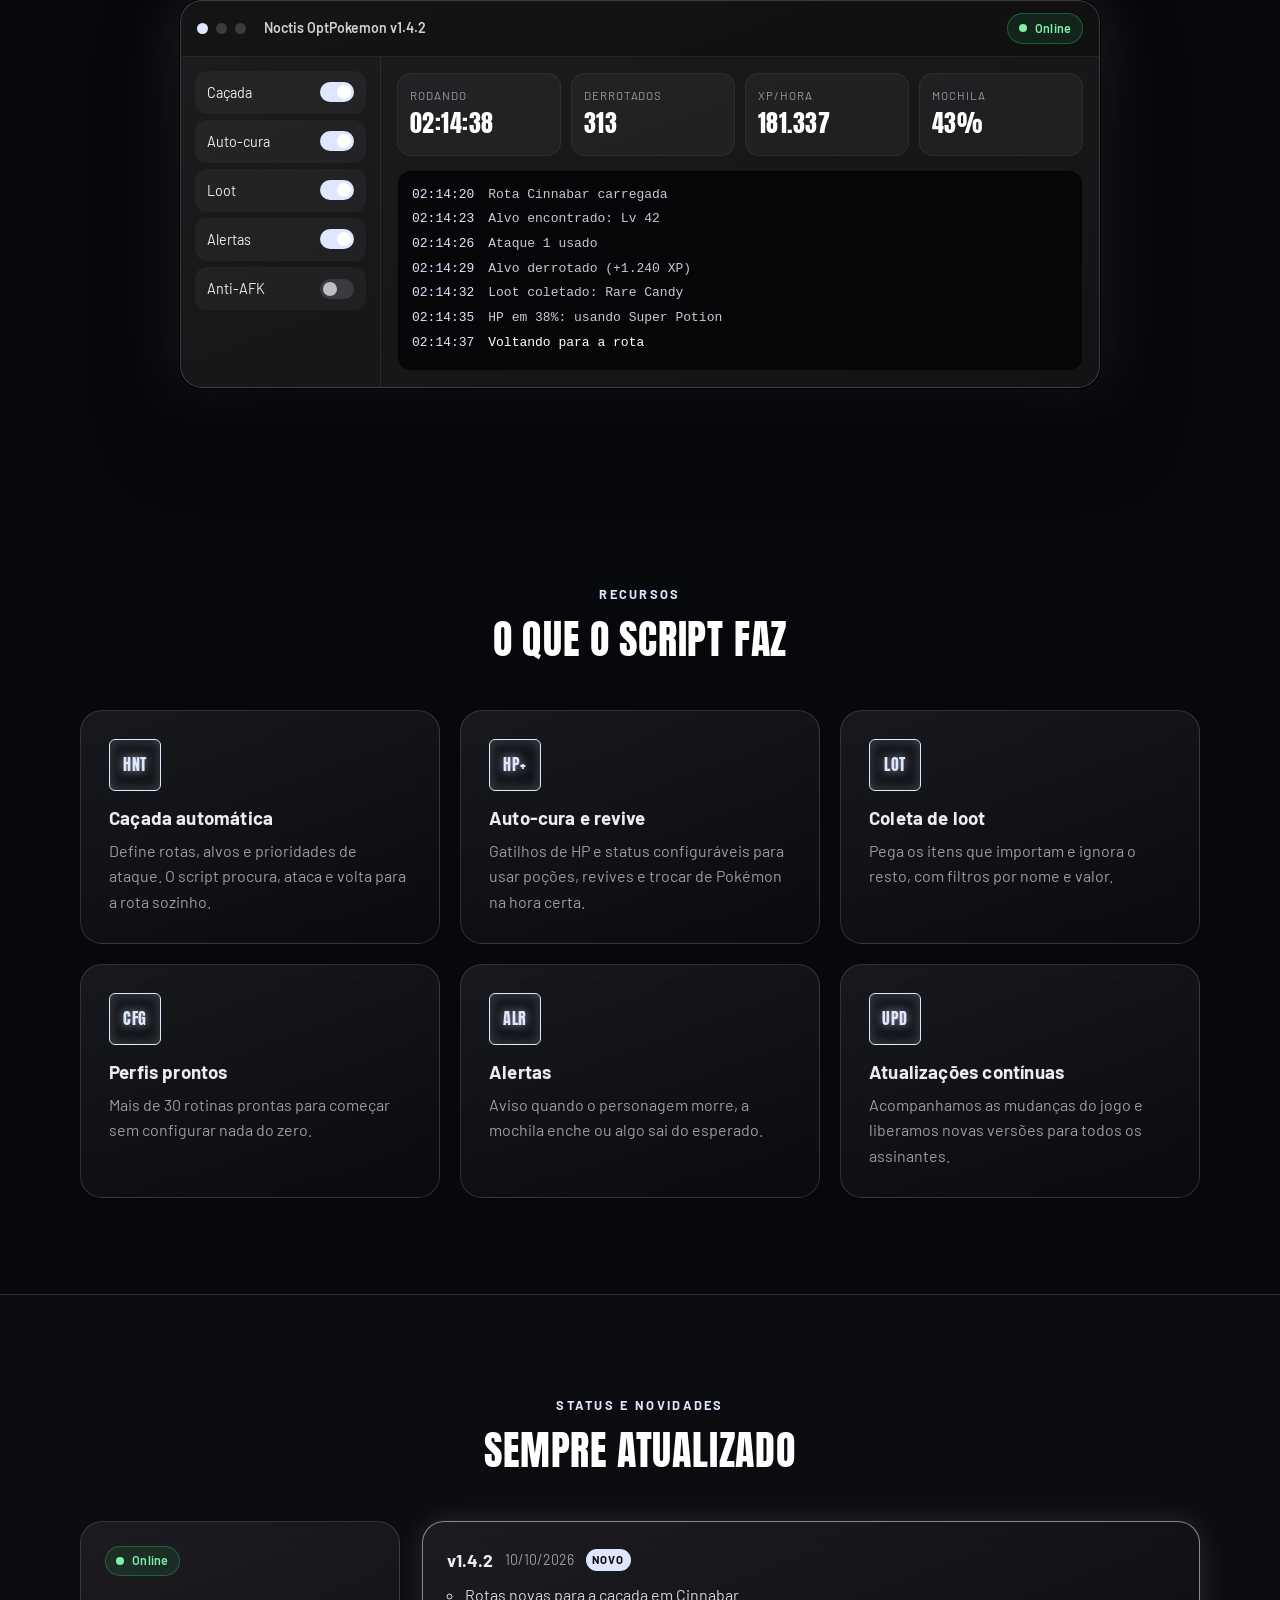
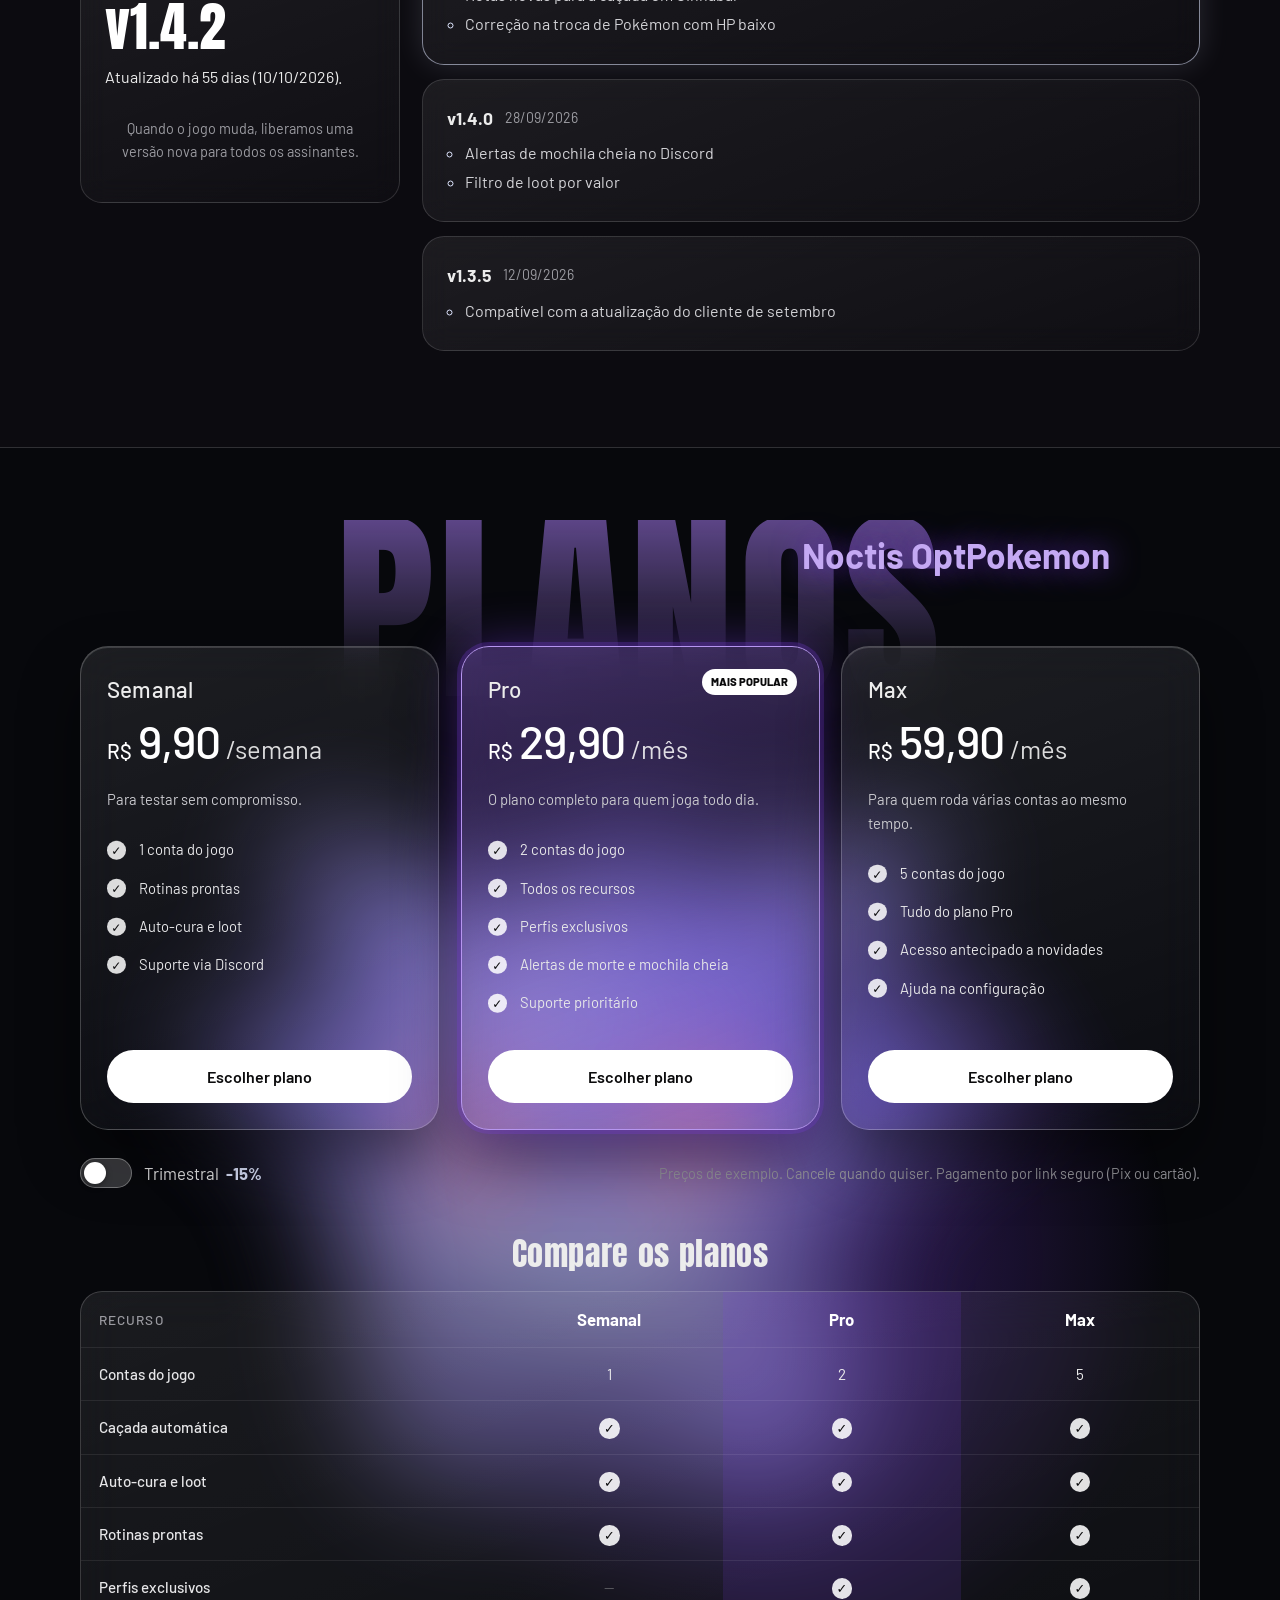
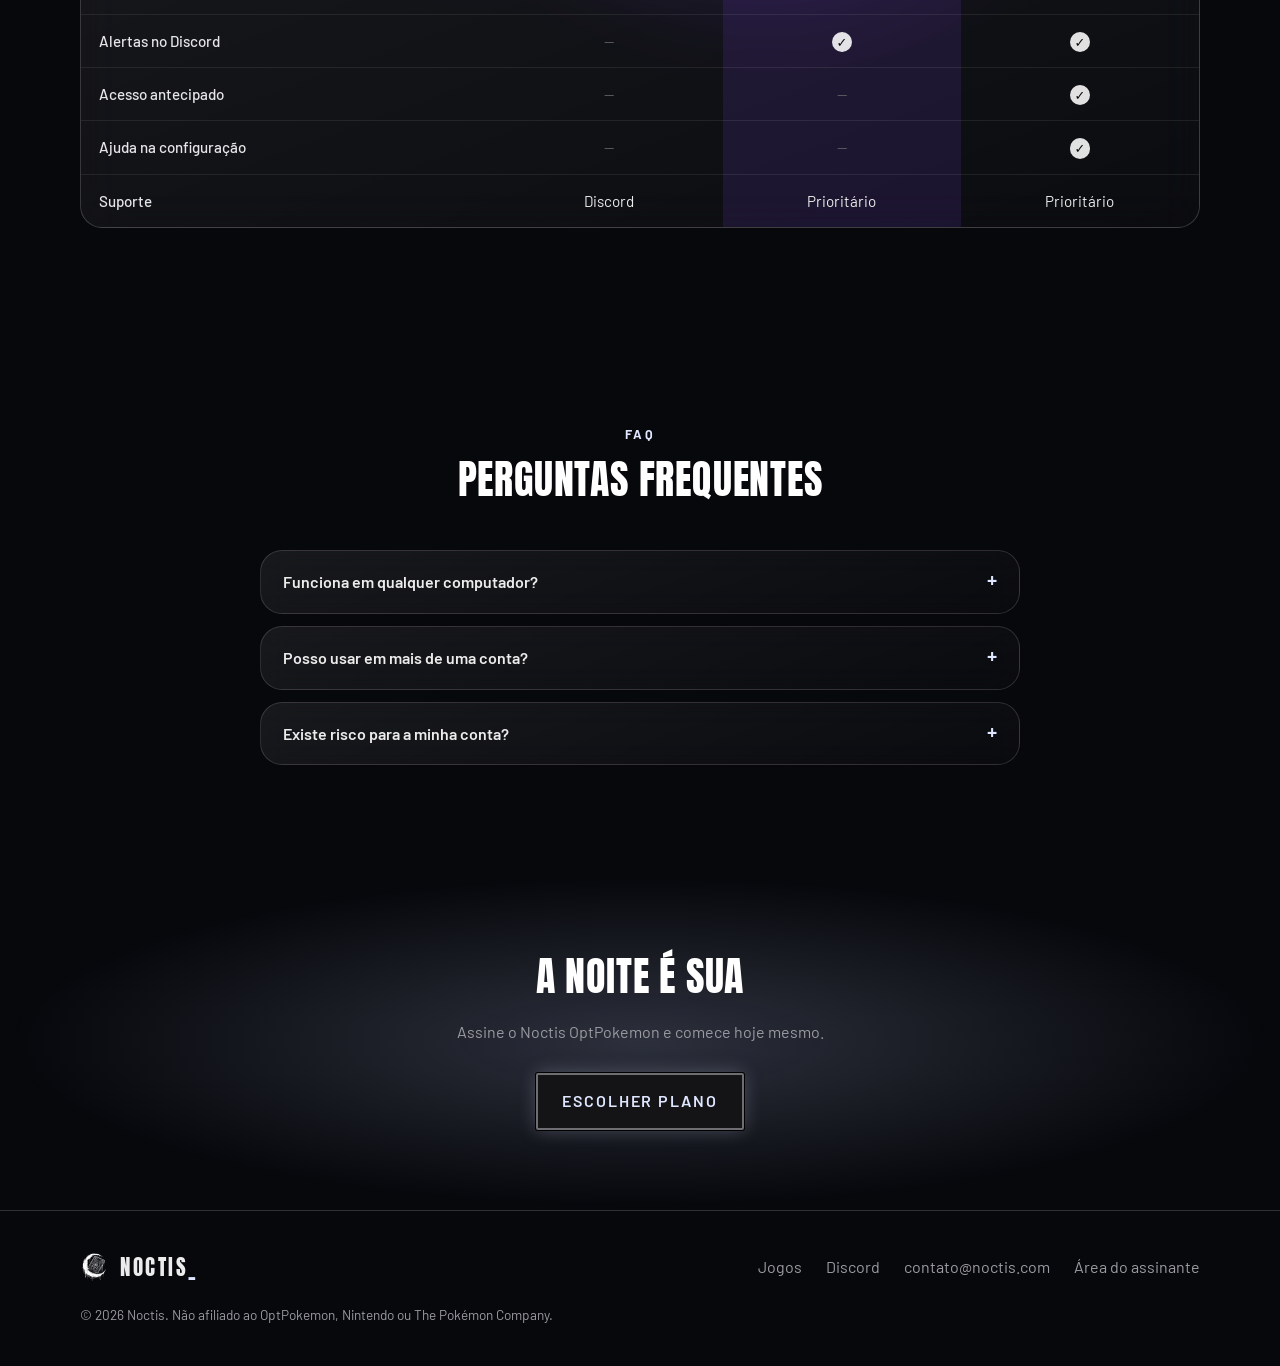
<file: jogos/optpokemon.html>
<!doctype html>
<html lang="pt-BR">
<head>
  <meta charset="utf-8" />
  <meta name="viewport" content="width=device-width, initial-scale=1" />
  <title>Noctis OptPokemon</title>
  <meta name="description" content="Noctis OptPokemon: planos e recursos do nosso script para OptPokemon." />
  <meta property="og:title" content="Noctis OptPokemon" />
  <meta property="og:description" content="Noctis OptPokemon: planos e recursos do nosso script para OptPokemon." />
  <meta name="theme-color" content="#0b0b0c" />
  <link rel="icon" href="../assets/logo-192.png?v=7" type="image/png" />
  <link rel="preconnect" href="https://fonts.googleapis.com" />
  <link rel="preconnect" href="https://fonts.gstatic.com" crossorigin />
  <link href="https://fonts.googleapis.com/css2?family=Anton&family=Barlow:wght@400;500;600;700&display=swap" rel="stylesheet" />
  <link rel="stylesheet" href="../assets/styles.css?v=7" />
</head>
<body data-game="optpokemon">
  <header class="nav" id="topo">
    <div class="container nav__inner">
      <a href="../index.html" class="brand" aria-label="Noctis, início">
        <img src="../assets/logo-192.png?v=7" alt="" width="36" height="36" />
        <span>noctis<strong>_</strong></span>
      </a>
      <button class="nav__toggle" aria-label="Abrir menu" aria-expanded="false" aria-controls="menu">
        <span></span><span></span><span></span>
      </button>
      <nav class="nav__links" id="menu">
        <a href="../index.html#jogos">Jogos</a>
        <a href="#recursos">Recursos</a>
        <a href="#planos">Planos</a>
        <a href="#faq">FAQ</a>
        <a href="../area.html" class="btn btn--ghost btn--sm">Área do assinante</a>
      </nav>
    </div>
  </header>

  <main id="game"></main>

  <footer class="footer">
    <div class="container footer__inner">
      <div class="brand">
        <img src="../assets/logo-192.png?v=7" alt="" width="28" height="28" />
        <span>noctis<strong>_</strong></span>
      </div>
      <nav class="footer__links">
        <a href="../index.html#jogos">Jogos</a>
        <a href="#" data-link="discord">Discord</a>
        <a href="#" data-link="email">E-mail</a>
        <a href="../area.html">Área do assinante</a>
      </nav>
      <p class="footer__legal">© <span id="ano"></span> Noctis. <span id="aviso">Marcas e jogos citados pertencem aos seus respectivos donos; o Noctis não é afiliado a eles.</span></p>
    </div>
  </footer>

  <script src="../assets/config.js?v=7"></script>
  <script src="../assets/games.js?v=7"></script>
  <script src="../assets/main.js?v=7"></script>
</body>
</html>
</file>
<file: assets/styles.css>
:root {
  --bg: #07080c;
  --bg-alt: #0d0f15;
  --surface: rgba(24, 24, 27, .92);
  --surface-2: #232326;
  --border: #303034;
  --text: #ececec;
  --muted: #9b9ba1;
  --neon: #dfe6ff;
  --neon-d: #8e9bbd;
  --cyan: #d4d4d8;
  --red: #ff5a6a;
  --yellow: #f5c542;
  --band: #9a9a9e;
  --radius: 6px;
  --mono: "Barlow", system-ui, -apple-system, "Segoe UI", Roboto, sans-serif;
  --display: "Anton", "Bebas Neue", Impact, sans-serif;
  --glow: 0 0 8px rgba(196, 210, 255, .55), 0 0 22px rgba(196, 210, 255, .25);
  --shadow: 0 20px 60px rgba(0, 0, 0, .6);
}

* { box-sizing: border-box; }
html { scroll-behavior: smooth; }
@media (prefers-reduced-motion: reduce) { html { scroll-behavior: auto; } }
body {
  margin: 0;
  font-family: var(--mono);
  background: var(--bg);
  color: var(--text);
  line-height: 1.6;
  -webkit-font-smoothing: antialiased;
}
img { max-width: 100%; display: block; }
a { color: inherit; text-decoration: none; }
h1, h2, h3 { line-height: 1.15; margin: 0 0 .5em; }
p { margin: 0 0 1em; }

.container { width: min(1120px, 100% - 32px); margin-inline: auto; }
.container--narrow { width: min(760px, 100% - 32px); }

/* Buttons */
.btn {
  display: inline-flex; align-items: center; justify-content: center; gap: .5em;
  padding: .85em 1.5em; border-radius: 2px; font-weight: 600;
  border: 1px solid transparent; cursor: pointer; font: inherit; font-weight: 600;
  transition: transform .15s ease, box-shadow .15s ease, background .15s ease;
}
.btn:hover { transform: translateY(-1px); }
.btn--primary {
  background: var(--neon); color: #09090b; box-shadow: var(--glow);
  text-transform: uppercase; letter-spacing: .06em;
}
.btn--primary:hover { background: #fff; box-shadow: 0 0 10px #fff, 0 0 26px rgba(196, 210, 255, .8); }
.btn--ghost { border-color: var(--border); background: rgba(255, 255, 255, .03); color: var(--text); }
.btn--ghost:hover { border-color: var(--neon); }
.btn--sm { padding: .5em 1em; font-size: .9rem; }
.btn--block { width: 100%; }

/* Nav */
.nav {
  position: sticky; top: 0; z-index: 50;
  background: rgba(9, 9, 11, .85); backdrop-filter: blur(12px); -webkit-backdrop-filter: blur(12px);
  border-bottom: 1px solid var(--border);
}
.nav__inner { display: flex; align-items: center; justify-content: space-between; height: 68px; }
.brand { display: flex; align-items: center; gap: .6em; font-size: 1.15rem; }
.brand { font-family: var(--display); }
.brand strong { color: var(--neon); font-weight: 400; text-shadow: var(--glow); }
.nav__links { display: flex; align-items: center; gap: 1.75rem; }
.nav__links a:not(.btn) { color: var(--muted); font-weight: 500; }
.nav__links a:not(.btn):hover { color: var(--text); }
.nav__toggle { display: none; background: none; border: 0; padding: 8px; cursor: pointer; }
.nav__toggle span { display: block; width: 22px; height: 2px; margin: 5px 0; background: var(--text); border-radius: 2px; }

/* Hero */
.hero { position: relative; overflow: hidden; padding: 96px 0 80px; }
.hero__glow {
  position: absolute; inset: -30% -10% auto auto; width: 720px; height: 720px;
  background: radial-gradient(circle, rgba(196, 210, 255, .35), transparent 60%);
  filter: blur(20px); pointer-events: none;
}
.hero__inner { position: relative; display: grid; grid-template-columns: 1.1fr 1fr; gap: 56px; align-items: center; }
.hero h1 { font-size: clamp(2.2rem, 5vw, 3.6rem); font-weight: 800; letter-spacing: -.02em; }
.grad { color: var(--neon); text-shadow: var(--glow); }
.lead { font-size: 1.15rem; color: var(--muted); max-width: 34em; }
.pill {
  display: inline-block; padding: .35em .9em; margin-bottom: 1.25rem; border-radius: 2px;
  background: rgba(0, 229, 255, .1); color: var(--cyan); border: 1px solid rgba(0, 229, 255, .25);
  font-size: .9rem; font-weight: 600;
}
.hero__cta { display: flex; flex-wrap: wrap; gap: 12px; margin: 1.75rem 0 2.25rem; }
.hero__stats { display: flex; gap: 2.5rem; list-style: none; padding: 0; margin: 0; }
.hero__stats strong { display: block; font-size: 1.5rem; }
.hero__stats span { color: var(--muted); font-size: .9rem; }

.term { background: #060608; border: 1px solid var(--border); border-radius: var(--radius); box-shadow: var(--shadow); overflow: hidden; }
.term__bar { display: flex; align-items: center; gap: 6px; padding: 12px 14px; background: var(--surface); border-bottom: 1px solid var(--border); }
.term__bar i { width: 11px; height: 11px; border-radius: 50%; background: #0f4d27; }
.term__bar i:first-child { background: var(--red); }
.term__bar i:nth-child(2) { background: var(--yellow); }
.term__bar i:nth-child(3) { background: var(--cyan); }
.term__bar span { margin-left: 8px; color: var(--muted); font-size: .85rem; }
.term__body { margin: 0; padding: 20px; font: 14px/1.8 var(--mono); color: var(--neon); overflow-x: auto; }
.c-g { color: var(--cyan); } .c-p { color: var(--neon); } .c-y { color: var(--yellow); }
.caret { animation: blink 1s steps(1) infinite; color: var(--cyan); }
@keyframes blink { 50% { opacity: 0; } }

/* Sections */
.section { padding: 96px 0; }
.section--alt { background: var(--bg-alt); border-block: 1px solid var(--border); }
.section__head { text-align: center; max-width: 640px; margin: 0 auto 48px; }
.section__head h2 { font-size: clamp(1.8rem, 3.5vw, 2.5rem); font-weight: 800; }
.section__head p { color: var(--muted); }
.eyebrow { display: inline-block; color: var(--neon); font-weight: 700; text-transform: uppercase; letter-spacing: .12em; font-size: .8rem; margin-bottom: .75rem; }

.grid { display: grid; gap: 20px; }
.grid--3 { grid-template-columns: repeat(3, 1fr); }

.card {
  background: var(--surface); border: 1px solid var(--border); border-radius: var(--radius);
  padding: 28px; transition: border-color .2s, transform .2s;
}
.card:hover { border-color: var(--neon); transform: translateY(-3px); }
.card__icon { font-size: 1.75rem; width: 52px; height: 52px; display: grid; place-items: center; border-radius: var(--radius); background: var(--surface-2); margin-bottom: 1rem; }
.card p { color: var(--muted); margin: 0; }

/* Steps */
.steps { list-style: none; padding: 0; margin: 0; display: grid; grid-template-columns: repeat(3, 1fr); gap: 20px; counter-reset: none; }
.steps li { background: var(--surface); border: 1px solid var(--border); border-radius: var(--radius); padding: 28px; }
.steps p { color: var(--muted); margin: 0; }
.steps__n {
  display: grid; place-items: center; width: 40px; height: 40px; border-radius: 50%; margin-bottom: 1rem;
  background: linear-gradient(135deg, var(--neon), var(--cyan)); color: #09090b; font-weight: 800;
}

/* Plans */
.billing { display: flex; width: max-content; margin: 0 auto 40px; padding: 4px; border-radius: 2px; background: var(--surface); border: 1px solid var(--border); }
.billing__opt { background: none; border: 0; color: var(--muted); font: inherit; font-weight: 600; padding: .55em 1.25em; border-radius: 2px; cursor: pointer; }
.billing__opt em { font-style: normal; color: var(--cyan); font-size: .85em; margin-left: .25em; }
.billing__opt.is-active { background: var(--surface-2); color: var(--text); }
.plans { align-items: stretch; }
.plan {
  position: relative; display: flex; flex-direction: column;
  background: var(--surface); border: 1px solid var(--border); border-radius: var(--radius); padding: 32px 28px;
}
.plan--featured { border-color: var(--neon); background: linear-gradient(180deg, rgba(196, 210, 255, .12), var(--surface) 40%); box-shadow: 0 0 0 1px var(--neon), var(--shadow); }
.plan__badge { position: absolute; top: -13px; left: 50%; transform: translateX(-50%); background: var(--cyan); color: #09090b; font-size: .78rem; font-weight: 800; padding: .3em .9em; border-radius: 2px; white-space: nowrap; }
.plan__desc { color: var(--muted); min-height: 3.2em; }
.plan__price { display: flex; align-items: baseline; gap: 4px; margin: .25em 0 1.25em; }
.plan__price .cur { color: var(--muted); font-weight: 600; }
.plan__price .val { font-size: 2.6rem; font-weight: 800; letter-spacing: -.02em; }
.plan__price .per { color: var(--muted); }
.plan__list { list-style: none; padding: 0; margin: 0 0 1.75rem; flex: 1; }
.plan__list li { padding: .45em 0 .45em 1.75em; position: relative; }
.plan__list li::before { content: "✓"; position: absolute; left: 0; color: var(--cyan); font-weight: 800; }
.note { text-align: center; color: var(--muted); font-size: .9rem; margin-top: 28px; }

/* Quotes */
.quote { margin: 0; background: var(--surface); border: 1px solid var(--border); border-radius: var(--radius); padding: 28px; }
.quote p { font-size: 1.05rem; }
.quote footer { color: var(--muted); font-size: .9rem; }

/* FAQ */
.faq details { background: var(--surface); border: 1px solid var(--border); border-radius: var(--radius); margin-bottom: 12px; }
.faq summary { cursor: pointer; list-style: none; padding: 18px 22px; font-weight: 600; display: flex; justify-content: space-between; gap: 1rem; }
.faq summary::-webkit-details-marker { display: none; }
.faq summary::after { content: "+"; color: var(--neon); font-size: 1.3rem; line-height: 1; transition: transform .2s; }
.faq details[open] summary::after { transform: rotate(45deg); }
.faq details p { padding: 0 22px 18px; margin: 0; color: var(--muted); }

/* CTA */
.cta { padding: 80px 0; text-align: center; background: radial-gradient(ellipse at center, rgba(196, 210, 255, .2), transparent 70%); }
.cta h2 { font-size: clamp(1.8rem, 3.5vw, 2.5rem); font-weight: 800; }
.cta p { color: var(--muted); margin-bottom: 1.75rem; }

/* Footer */
.footer { border-top: 1px solid var(--border); padding: 40px 0; }
.footer__inner { display: flex; flex-wrap: wrap; align-items: center; justify-content: space-between; gap: 20px; }
.footer__links { display: flex; flex-wrap: wrap; gap: 1.5rem; color: var(--muted); }
.footer__links a:hover { color: var(--text); }
.footer__legal { width: 100%; color: var(--muted); font-size: .85rem; margin: 0; }

/* Área do assinante */
.auth { min-height: calc(100vh - 68px); display: grid; place-items: center; padding: 48px 0; position: relative; overflow: hidden; }
.auth__card { position: relative; width: min(440px, 100% - 32px); background: var(--surface); border: 1px solid var(--border); border-radius: var(--radius); padding: 36px 32px; box-shadow: var(--shadow); }
.auth__card h1 { font-size: 1.75rem; font-weight: 800; }
.auth__card > p { color: var(--muted); }
.field { display: block; margin-bottom: 16px; }
.field span { display: block; font-size: .9rem; font-weight: 600; margin-bottom: 6px; }
.field input {
  width: 100%; padding: .8em 1em; border-radius: var(--radius); border: 1px solid var(--border);
  background: var(--bg); color: var(--text); font: inherit;
}
.field input:focus { outline: none; border-color: var(--neon); box-shadow: 0 0 0 3px rgba(196, 210, 255, .25); }
.auth__msg { margin-top: 16px; padding: 12px 14px; border-radius: var(--radius); background: rgba(243, 255, 77, .1); border: 1px solid rgba(243, 255, 77, .3); color: var(--yellow); font-size: .92rem; }
.auth__alt { margin-top: 20px; text-align: center; color: var(--muted); font-size: .92rem; }
.auth__alt a { color: var(--neon); font-weight: 600; }

/* Responsivo */
@media (max-width: 900px) {
  .hero { padding: 64px 0 56px; }
  .hero__inner { grid-template-columns: 1fr; gap: 40px; }
  .grid--3, .steps { grid-template-columns: 1fr; }
  .plan--featured { order: -1; }
  .section { padding: 72px 0; }
}
@media (max-width: 720px) {
  .nav__toggle { display: block; }
  .nav__links {
    position: absolute; top: 68px; left: 0; right: 0; flex-direction: column; align-items: stretch; gap: 0;
    background: var(--bg); border-bottom: 1px solid var(--border); padding: 8px 16px 16px; display: none;
  }
  .nav__links.is-open { display: flex; }
  .nav__links a:not(.btn) { padding: 12px 0; border-bottom: 1px solid var(--border); }
  .nav__links .btn { margin-top: 12px; }
  .hero__stats { gap: 1.5rem; }
  .term__body { font-size: 12.5px; }
}


/* ===== Tema hacker ===== */
body { background: var(--bg); }
main, .nav, .footer { position: relative; z-index: 1; }
::selection { background: var(--neon); color: #09090b; }
h1, h2 { font-family: var(--display); font-weight: 400 !important; letter-spacing: .02em; text-transform: uppercase; }
h3 { font-weight: 700; letter-spacing: .01em; }
.hero h1, .section__head h2, .cta h2, .auth__card h1 { color: #ffffff; text-shadow: none; }
.eyebrow { color: var(--neon); letter-spacing: .18em; text-transform: uppercase; }
.pill { font-family: var(--mono); font-size: .8rem; background: rgba(196, 210, 255, .06); color: var(--neon); border-color: rgba(196, 210, 255, .35); }
.section--alt { background: rgba(14, 13, 18, .8); }
.card:hover, .plan:hover { box-shadow: 0 0 0 1px var(--neon), 0 0 24px rgba(196, 210, 255, .2); }
.card__icon { font-family: var(--display); font-size: 1rem; color: var(--neon); background: transparent; border: 1px solid var(--neon); text-shadow: var(--glow); box-shadow: inset 0 0 12px rgba(196, 210, 255, .2); }
.steps__n { background: transparent; border: 1px solid var(--neon); color: var(--neon); text-shadow: var(--glow); border-radius: var(--radius); }
.plan--featured { background: linear-gradient(180deg, rgba(196, 210, 255, .1), var(--surface) 45%); box-shadow: 0 0 0 1px var(--neon), 0 0 40px rgba(196, 210, 255, .25); }
.plan__badge { background: var(--neon); box-shadow: var(--glow); text-transform: uppercase; }
.plan__price .val { font-family: var(--display); font-weight: 400; color: var(--neon); text-shadow: var(--glow); }
.plan__list li::before { content: ">"; color: var(--neon); }
.billing__opt.is-active { background: var(--neon); color: #09090b; }
.billing__opt.is-active em { color: #09090b; }
.faq summary::after { color: var(--neon); }
.term { border-color: var(--neon); box-shadow: 0 0 0 1px rgba(196, 210, 255, .25), 0 0 40px rgba(196, 210, 255, .2); }
.term__body { min-height: 13.5em; white-space: pre-wrap; text-shadow: 0 0 4px rgba(196, 210, 255, .5); }
.c-g { color: var(--cyan); } .c-p { color: var(--neon); } .c-y { color: var(--yellow); }
.caret { color: var(--neon); }
.hero__glow { background: radial-gradient(circle, rgba(196, 210, 255, .18), transparent 60%); }
.hero__stats strong { font-family: var(--display); font-weight: 400; color: var(--neon); text-shadow: var(--glow); }
.auth__prompt { color: var(--neon); font-size: .85rem; margin-bottom: .5rem; }
.field input { background: #060608; caret-color: var(--neon); }
.field input:focus { border-color: var(--neon); box-shadow: 0 0 0 3px rgba(196, 210, 255, .2); }
.auth__alt a, .footer__links a:hover { color: var(--neon); }

/* Glitch */
.glitch { position: relative; }
.glitch::before, .glitch::after {
  content: attr(data-text); position: absolute; inset: 0; pointer-events: none; overflow: hidden;
  color: inherit; text-shadow: none;
}
.glitch::before { color: var(--red); clip-path: inset(0 0 100% 0); animation: glitch-a 3.5s infinite steps(1); transform: translateX(-2px); }
.glitch::after { color: var(--cyan); clip-path: inset(0 0 100% 0); animation: glitch-b 3.5s infinite steps(1); transform: translateX(2px); }
@keyframes glitch-a {
  0%, 88%, 100% { clip-path: inset(0 0 100% 0); }
  89% { clip-path: inset(10% 0 70% 0); transform: translateX(-4px); }
  91% { clip-path: inset(55% 0 20% 0); transform: translateX(3px); }
  93% { clip-path: inset(30% 0 50% 0); transform: translateX(-2px); }
}
@keyframes glitch-b {
  0%, 89%, 100% { clip-path: inset(0 0 100% 0); }
  90% { clip-path: inset(70% 0 5% 0); transform: translateX(4px); }
  92% { clip-path: inset(20% 0 60% 0); transform: translateX(-3px); }
  94% { clip-path: inset(45% 0 35% 0); transform: translateX(2px); }
}


/* Vitrine de jogos */
.games { align-items: stretch; }
.game {
  display: flex; flex-direction: column; gap: .25rem;
  background: var(--surface); border: 1px solid var(--border); border-radius: var(--radius); padding: 28px;
  transition: border-color .2s, box-shadow .2s, transform .2s;
}
.game:hover { border-color: var(--neon); box-shadow: 0 0 0 1px var(--neon), 0 0 24px rgba(196, 210, 255, .2); transform: translateY(-3px); }
.game h3 { font-size: 1.4rem; margin-top: .75rem; }
.game p { color: var(--muted); }
.game .btn { margin-top: auto; }
.game__top { display: flex; align-items: center; justify-content: space-between; }
.game__tag {
  display: grid; place-items: center; min-width: 56px; height: 56px; padding: 0 10px;
  font-family: var(--display); font-size: 1.2rem; color: var(--neon); text-shadow: var(--glow);
  border: 1px solid var(--neon); border-radius: var(--radius); box-shadow: inset 0 0 14px rgba(196, 210, 255, .25);
}
.game__status { font-size: .75rem; text-transform: uppercase; letter-spacing: .08em; color: var(--cyan); border: 1px solid rgba(0, 229, 255, .4); padding: .2em .6em; border-radius: 2px; }
.game__price { margin-bottom: 1.25rem; }
.game__price strong { color: var(--neon); font-family: var(--display); font-size: 1.3rem; font-weight: 400; text-shadow: var(--glow); }
.game--soon .game__tag, .game--suggest .game__tag { color: var(--muted); border-color: var(--border); text-shadow: none; box-shadow: none; }
.game--soon .game__status { color: var(--yellow); border-color: rgba(243, 255, 77, .35); }
.game--soon, .game--suggest { border-style: dashed; }
.hero__sub { font-size: 1.25rem; color: var(--text); margin-bottom: .5em; }

/* ===== Palco estilo pôster (Pokémon) ===== */
.sr-only { position: absolute; width: 1px; height: 1px; overflow: hidden; clip: rect(0 0 0 0); white-space: nowrap; }
.btn--primary {
  background: #141416; color: var(--neon); border: 2px solid #6d6d72;
  box-shadow: 0 0 0 1px #000, 0 0 18px rgba(196, 210, 255, .25); text-transform: uppercase; letter-spacing: .12em;
}
.btn--primary:hover { background: var(--neon); color: #07080c; border-color: var(--neon); box-shadow: var(--glow); }
.stage {
  --c: #7b3fe4;
  position: relative; overflow: hidden; isolation: isolate;
  min-height: min(calc(100vh - 68px), 820px); min-height: min(calc(100svh - 68px), 820px);
  background:
    radial-gradient(ellipse 60% 70% at 55% 45%, color-mix(in srgb, var(--c) 28%, transparent), transparent 70%),
    radial-gradient(ellipse at 20% 80%, #1d1d20, transparent 60%),
    linear-gradient(180deg, #151517, #0b0b0c);
  transition: background .8s;
  display: flex; flex-direction: column;
}
.stage::after {
  content: ""; position: absolute; inset: 0; z-index: -1; pointer-events: none; opacity: .5;
  background-image: url("data:image/svg+xml,%3Csvg xmlns='http://www.w3.org/2000/svg' width='160' height='160'%3E%3Cfilter id='n'%3E%3CfeTurbulence type='fractalNoise' baseFrequency='.9' numOctaves='3'/%3E%3C/filter%3E%3Crect width='100%25' height='100%25' filter='url(%23n)' opacity='.18'/%3E%3C/svg%3E");
}
.stage__band {
  position: absolute; z-index: 0; left: -20%; right: -20%; top: 50%; height: 46%;
  background: linear-gradient(180deg, #a6a6aa, var(--band));
  transform: translateY(-50%) rotate(-32deg); box-shadow: 0 0 80px rgba(0, 0, 0, .6);
}
.stage__slide { position: absolute; inset: 0; opacity: 0; visibility: hidden; transition: opacity .7s ease, visibility .7s; }
.stage__slide.is-active { opacity: 1; visibility: visible; }
.stage__poke {
  position: absolute; z-index: 1; left: 50%; top: 46%; width: min(60vh, 560px, 78vw); height: auto;
  transform: translate(-50%, -50%) scale(.92);
  filter: drop-shadow(0 30px 40px rgba(0, 0, 0, .7)) drop-shadow(0 0 40px color-mix(in srgb, var(--c) 45%, transparent)) saturate(.9) contrast(1.05);
  transition: transform 1.2s cubic-bezier(.2, .7, .2, 1);
}
.stage__slide.is-active .stage__poke { transform: translate(-50%, -50%) scale(1); }
.stage__inner { position: relative; z-index: 2; height: 100%; }
.stage__bubble {
  position: absolute; left: 0; top: 24%; max-width: 330px; padding: 18px 22px;
  background: rgba(70, 70, 74, .55); border: 1px solid rgba(255, 255, 255, .18); border-radius: 14px;
  backdrop-filter: blur(8px); -webkit-backdrop-filter: blur(8px); box-shadow: -10px 10px 0 -2px rgba(60, 60, 64, .55), var(--shadow);
  transform: translateX(-20px); opacity: 0; transition: all .7s .2s;
}
.stage__slide.is-active .stage__bubble { transform: none; opacity: 1; }
.stage__bubble p { margin: 0; font-size: 1.12rem; line-height: 1.45; color: #f2f2f2; }
.stage__word {
  position: absolute; right: 0; bottom: 18%; margin: 0;
  font-family: var(--display); font-size: clamp(4rem, 11vw, 9.5rem); line-height: .9; letter-spacing: .01em;
  color: transparent; -webkit-background-clip: text; background-clip: text;
  background-size: 100% 100%, cover; background-position: center, 30% 40%;
  filter: drop-shadow(0 6px 18px rgba(0, 0, 0, .8));
  transform: translateY(20px); opacity: 0; transition: all .8s .15s;
}
.stage__slide.is-active .stage__word { transform: none; opacity: 1; }
.stage__bar {
  position: relative; z-index: 3; margin-top: auto; padding: 0 0 28px;
  display: grid; grid-template-columns: 1fr auto 1fr; align-items: end; gap: 16px;
}
.stage__label { display: block; font-size: .78rem; color: var(--muted); text-transform: uppercase; letter-spacing: .1em; margin-bottom: 8px; }
.stage__platforms { display: flex; flex-wrap: wrap; gap: 8px; }
.stage__platforms span { font-size: .72rem; padding: .35em .7em; border-radius: 4px; background: rgba(120, 120, 126, .35); border: 1px solid rgba(255, 255, 255, .12); }
.stage__cta { padding: .8em 2.2em; }
.stage__nav { display: flex; flex-direction: column; align-items: flex-end; gap: 12px; }
.stage__dots { display: flex; gap: 8px; }
.stage__dots button { width: 22px; height: 3px; padding: 0; border: 0; background: #4a4a4f; cursor: pointer; transition: background .3s, width .3s; }
.stage__dots button.is-active { background: var(--neon); width: 36px; }
.stage__next { background: none; border: 0; color: var(--text); font: inherit; font-size: 1.1rem; font-weight: 600; cursor: pointer; padding: 4px 0; }
.stage__next span { color: var(--neon); margin-left: 4px; }
.stage__next:hover { color: var(--neon); }
.section--intro { padding-bottom: 0; }
.intro { text-align: center; }
.intro .lead { margin-inline: auto; }
.intro .hero__stats { justify-content: center; margin-top: 2rem; }
@media (max-width: 900px) {
  .stage { min-height: 640px; }
  .stage__bubble { top: 6%; max-width: 260px; }
  .stage__bubble p { font-size: .95rem; }
  .stage__poke { top: 48%; }
  .stage__word { bottom: 26%; }
  .stage__bar { grid-template-columns: 1fr auto; }
  .stage__meta { display: none; }
}
@media (max-width: 520px) {
  .stage__bar { grid-template-columns: 1fr; justify-items: center; }
  .stage__nav { flex-direction: row; align-items: center; width: 100%; justify-content: space-between; }
  .stage__word { left: 0; text-align: center; }
}

.brand { font-family: var(--display); text-transform: uppercase; letter-spacing: .12em; font-size: 1.3rem; }
.brand strong { color: var(--neon); text-shadow: none; }
.nav__links a:not(.btn) { color: #d6d6da; }
.card__icon, .steps__n, .game__tag { font-family: var(--display); letter-spacing: .04em; }
.stage__label { color: #1c1c1e; font-weight: 700; }
.stage__platforms span { background: rgba(28, 28, 30, .78); color: #e6e6e8; }
.intro h2 { font-size: clamp(1.8rem, 3.5vw, 2.6rem); }

/* ===== Vidro: menu em pílula e planos ===== */
.nav { background: linear-gradient(180deg, rgba(11, 11, 12, .9), rgba(11, 11, 12, .55)); border-bottom: 0; }
.nav__inner { display: grid; grid-template-columns: 1fr auto 1fr; height: 76px; }
.nav__links {
  justify-self: center; gap: 1.6rem; padding: 6px 6px 6px 22px; border-radius: 999px;
  background: rgba(30, 30, 34, .55); border: 1px solid rgba(255, 255, 255, .16);
  backdrop-filter: blur(14px); -webkit-backdrop-filter: blur(14px);
  box-shadow: inset 0 1px 0 rgba(255, 255, 255, .08), 0 10px 30px rgba(0, 0, 0, .35);
}
.nav__links a:not(.btn) { font-size: .95rem; color: #bdbdc2; }
.nav__links a:not(.btn):hover { color: #fff; }
.nav__links .btn { background: #fff; color: #0b0b0c; border: 0; border-radius: 999px; padding: .55em 1.3em; font-weight: 600; }
.nav__links .btn:hover { background: #e9e9ec; transform: none; }
.nav__toggle { justify-self: end; }

.btn--pill { width: 100%; background: #fff; color: #0b0b0c; border-radius: 999px; padding: .8em 1.5em; font-weight: 600; margin-top: auto; }
.btn--pill:hover { background: var(--neon); color: #07080c; box-shadow: var(--glow); }

.pricing { --c: #7b3fe4; position: relative; overflow: hidden; padding: 72px 0 96px; isolation: isolate; }
.pricing__blob {
  position: absolute; z-index: -1; left: 50%; top: 46%; width: min(900px, 120vw); transform: translate(-50%, -50%) rotate(-18deg);
  filter: blur(60px) saturate(2.2) brightness(1.1); opacity: .75; pointer-events: none;
}
.pricing::before {
  content: ""; position: absolute; inset: 0; z-index: -1; pointer-events: none;
  background: radial-gradient(ellipse 45% 40% at 60% 55%, color-mix(in srgb, var(--c) 40%, transparent), transparent 70%);
}
.pricing__title { position: relative; text-align: center; margin-bottom: -3.2rem; pointer-events: none; }
.pricing__word {
  display: block; font-family: var(--display); text-transform: uppercase; line-height: .85;
  font-size: clamp(5rem, 17vw, 13rem); letter-spacing: .02em;
  background: linear-gradient(180deg, color-mix(in srgb, var(--c) 70%, #fff) 0%, rgba(255, 255, 255, .05) 85%);
  -webkit-background-clip: text; background-clip: text; color: transparent; opacity: .55;
}
.pricing__brand {
  position: absolute; right: 8%; top: 4%; font-weight: 700; font-size: clamp(1.2rem, 3vw, 2.2rem);
  color: color-mix(in srgb, var(--c) 45%, #fff); text-shadow: 0 0 30px color-mix(in srgb, var(--c) 70%, transparent);
}
.pricing .plans { position: relative; gap: 22px; }
.pricing .plan {
  border-radius: 28px; padding: 30px 26px 26px; gap: 0;
  background: linear-gradient(160deg, rgba(255, 255, 255, .09), rgba(255, 255, 255, .02));
  border: 1px solid rgba(255, 255, 255, .22);
  backdrop-filter: blur(22px) saturate(1.3); -webkit-backdrop-filter: blur(22px) saturate(1.3);
  box-shadow: inset 0 1px 0 rgba(255, 255, 255, .15), 0 30px 60px rgba(0, 0, 0, .45);
}
.pricing .plan:hover { box-shadow: inset 0 1px 0 rgba(255, 255, 255, .2), 0 30px 60px rgba(0, 0, 0, .5), 0 0 0 1px rgba(255, 255, 255, .3); transform: translateY(-4px); }
.pricing .plan--featured {
  background: linear-gradient(160deg, color-mix(in srgb, var(--c) 30%, rgba(255, 255, 255, .1)), rgba(255, 255, 255, .03));
  border: 1.5px solid color-mix(in srgb, var(--c) 55%, #fff);
  box-shadow: 0 0 0 4px color-mix(in srgb, var(--c) 25%, transparent), 0 0 50px color-mix(in srgb, var(--c) 45%, transparent), 0 30px 60px rgba(0, 0, 0, .5);
}
.pricing .plan__badge { top: 22px; left: auto; right: 22px; transform: none; border-radius: 999px; background: #fff; color: #0b0b0c; box-shadow: none; font-size: .7rem; padding: .35em .8em; }
.pricing .plan h3 { font-family: var(--mono); font-weight: 500; font-size: 1.4rem; margin: 0; text-transform: none; }
.pricing .plan__price { margin: .1em 0 .6em; gap: 6px; }
.pricing .plan__price .cur { color: #fff; font-size: 1.3rem; font-weight: 500; }
.pricing .plan__price .val { font-family: var(--mono); font-weight: 500; font-size: 2.9rem; color: #fff; text-shadow: none; letter-spacing: -.02em; }
.pricing .plan__price .per { color: #fff; font-size: 1.6rem; font-weight: 400; opacity: .85; }
.pricing .plan__desc { min-height: 0; font-size: .92rem; color: #c9c9ce; margin-bottom: 1.2rem; }
.pricing .plan__list li { padding: .5em 0 .5em 2.2em; font-size: .92rem; color: #e6e6e8; }
.pricing .plan__list li::before {
  content: "✓"; left: 0; top: 50%; transform: translateY(-50%); width: 1.55em; height: 1.55em; display: grid; place-items: center;
  border-radius: 50%; background: rgba(255, 255, 255, .85); color: #0b0b0c; font-size: .75rem; font-weight: 800;
}
.pricing__foot { display: flex; flex-wrap: wrap; align-items: center; justify-content: space-between; gap: 16px; margin-top: 28px; }
.pricing__foot .note { margin: 0; }
.switch { display: inline-flex; align-items: center; gap: 12px; cursor: pointer; font-size: 1.05rem; user-select: none; }
.switch input { position: absolute; opacity: 0; width: 1px; height: 1px; }
.switch__track { position: relative; width: 52px; height: 30px; border-radius: 999px; background: rgba(255, 255, 255, .18); border: 1px solid rgba(255, 255, 255, .3); transition: background .25s; }
.switch__track::after { content: ""; position: absolute; top: 3px; left: 3px; width: 22px; height: 22px; border-radius: 50%; background: #fff; transition: transform .25s; box-shadow: 0 2px 6px rgba(0, 0, 0, .4); }
.switch input:checked + .switch__track { background: var(--neon); border-color: var(--neon); }
.switch input:checked + .switch__track::after { transform: translateX(22px); }
.switch input:focus-visible + .switch__track { outline: 2px solid #fff; outline-offset: 3px; }
.switch em { font-style: normal; color: var(--neon); font-weight: 700; margin-left: .25em; }

/* Vidro também nos cards da vitrine e recursos */
.game, .card, .steps li, .faq details {
  border-radius: 22px; background: linear-gradient(160deg, rgba(255, 255, 255, .07), rgba(255, 255, 255, .015));
  border-color: rgba(255, 255, 255, .14); backdrop-filter: blur(14px); -webkit-backdrop-filter: blur(14px);
}
.game .btn, .card .btn { border-radius: 999px; }
.game .btn--primary { background: #fff; color: #0b0b0c; border: 0; box-shadow: none; letter-spacing: .04em; }
.game .btn--primary:hover { background: var(--neon); color: #07080c; box-shadow: var(--glow); }

@media (max-width: 900px) {
  .pricing__title { margin-bottom: -1.5rem; }
  .pricing__brand { position: static; display: block; margin-top: .5rem; }
  .pricing .plan--featured { order: 0; }
}
@media (max-width: 720px) {
  .nav__inner { grid-template-columns: 1fr auto; }
  .nav__links {
    border-radius: 18px; padding: 10px 16px 16px; left: 12px; right: 12px; top: 76px;
    background: rgba(20, 20, 22, .92);
  }
  .nav__links a:not(.btn) { border-bottom-color: rgba(255, 255, 255, .08); }
}
.nav { position: sticky; top: 0; z-index: 60; }
@media (max-width: 720px) {
  .nav__links { justify-self: stretch; gap: 0; }
  .nav__links a:not(.btn) { padding: 12px 4px; }
  .pricing__title { margin-bottom: .75rem; }
}

/* ===== Animações ===== */
/* Entrada ao rolar */
.reveal { opacity: 0; translate: 0 28px; transition: opacity .7s ease var(--d, 0ms), translate .7s cubic-bezier(.2, .7, .2, 1) var(--d, 0ms); }
.reveal.is-in { opacity: 1; translate: none; }

/* Palco: Pokémon flutuando, parallax e entrada lateral */
.stage { --mx: 0; --my: 0; }
.stage__poke { animation: float 5.5s ease-in-out infinite; }
@keyframes float { 0%, 100% { translate: 0 0; } 50% { translate: 0 -14px; } }
.stage__slide .stage__poke { transform: translate(-30%, -50%) scale(.85); opacity: 0; transition: transform 1.1s cubic-bezier(.2, .7, .2, 1), opacity .8s ease; }
.stage__slide.is-active .stage__poke { transform: translate(calc(-50% + var(--mx) * 26px), calc(-50% + var(--my) * 18px)) scale(1); opacity: 1; }
.stage__band { transition: transform .9s cubic-bezier(.2, .7, .2, 1); transform: translate(calc(var(--mx) * -30px), calc(-50% + var(--my) * -20px)) rotate(-32deg); }
.stage__slide.is-active .stage__word { transform: translate(calc(var(--mx) * -40px), calc(var(--my) * -14px)); }
.stage__slide.is-active .stage__bubble { transform: translate(calc(var(--mx) * 16px), calc(var(--my) * 10px)); }
.stage__slide.is-active .stage__bubble, .stage__slide.is-active .stage__word { transition: opacity .8s .15s, transform .4s ease-out; }
.stage__dots button.is-active { position: relative; overflow: hidden; }

/* Cards 3D com reflexo */
.tilt { transition: transform .35s cubic-bezier(.2, .7, .2, 1), box-shadow .3s, border-color .3s, opacity .7s ease var(--d, 0ms), translate .7s cubic-bezier(.2, .7, .2, 1) var(--d, 0ms); transform-style: preserve-3d; will-change: transform; }
.tilt::after {
  content: ""; position: absolute; inset: 0; border-radius: inherit; pointer-events: none; opacity: 0; transition: opacity .3s;
  background: radial-gradient(420px circle at var(--px, 50%) var(--py, 50%), rgba(255, 255, 255, .16), transparent 45%);
}
.tilt:hover::after { opacity: 1; }
.game, .card { position: relative; }

/* Brilho passando nos botões */
.btn--primary, .btn--pill { position: relative; overflow: hidden; }
.btn--primary::after, .btn--pill::after {
  content: ""; position: absolute; top: 0; left: -60%; width: 40%; height: 100%; pointer-events: none;
  background: linear-gradient(100deg, transparent, rgba(255, 255, 255, .45), transparent); transform: skewX(-20deg);
}
.btn--primary:hover::after, .btn--pill:hover::after { animation: shine .7s ease; }
@keyframes shine { to { left: 130%; } }

/* Pulso no botão principal do palco */
.stage__cta { animation: pulse 2.6s ease-in-out infinite; }
@keyframes pulse { 0%, 100% { box-shadow: 0 0 0 1px #000, 0 0 18px rgba(196, 210, 255, .25); } 50% { box-shadow: 0 0 0 1px #000, 0 0 34px rgba(196, 210, 255, .55); } }

/* Menu compacto ao rolar */
.nav__inner { transition: height .3s; }
.nav { transition: background .3s, box-shadow .3s; }
.nav--scrolled { background: rgba(11, 11, 12, .82); box-shadow: 0 10px 30px rgba(0, 0, 0, .35); backdrop-filter: blur(10px); -webkit-backdrop-filter: blur(10px); }
.nav--scrolled .nav__inner { height: 62px; }

/* Brilho do Pokémon nos planos respirando */
.pricing__blob { animation: breathe 9s ease-in-out infinite; }
@keyframes breathe { 0%, 100% { transform: translate(-50%, -50%) rotate(-18deg) scale(1); } 50% { transform: translate(-50%, -52%) rotate(-12deg) scale(1.08); } }


@media (max-width: 720px) { .nav--scrolled .nav__links { top: 62px; } }

/* ===== Cor por jogo ===== */
body, .game, .dash__card {
  --glow: 0 0 8px color-mix(in srgb, var(--neon) 55%, transparent), 0 0 22px color-mix(in srgb, var(--neon) 25%, transparent);
}
.game:hover, .card:hover, .plan:hover { box-shadow: 0 0 0 1px var(--neon), 0 0 24px color-mix(in srgb, var(--neon) 22%, transparent); }
.card__icon { box-shadow: inset 0 0 12px color-mix(in srgb, var(--neon) 22%, transparent); }
.btn--primary { box-shadow: 0 0 0 1px #000, 0 0 18px color-mix(in srgb, var(--neon) 25%, transparent); }
@keyframes pulse {
  0%, 100% { box-shadow: 0 0 0 1px #000, 0 0 18px color-mix(in srgb, var(--neon) 25%, transparent); }
  50% { box-shadow: 0 0 0 1px #000, 0 0 34px color-mix(in srgb, var(--neon) 55%, transparent); }
}
.game { overflow: hidden; }
.game__art {
  position: absolute; right: -36px; top: -30px; width: 170px; opacity: .22; pointer-events: none; z-index: 0;
  transform: rotate(10deg); transition: opacity .4s, transform .6s cubic-bezier(.2, .7, .2, 1);
}
.game:hover .game__art { opacity: .4; transform: rotate(4deg) scale(1.06); }
.game > *:not(.game__art) { position: relative; z-index: 1; }
.game--soon .game__status { display: none; }
.auth--soon { min-height: 0; padding: 64px 0 80px; }

/* ===== Selo de status ===== */
.status {
  display: inline-flex; align-items: center; gap: 8px; width: fit-content;
  font-size: .78rem; font-weight: 600; letter-spacing: .02em; padding: .35em .85em; border-radius: 999px;
  background: rgba(46, 204, 113, .1); color: #7ef0a8; border: 1px solid rgba(46, 204, 113, .35);
}
.status i { width: 8px; height: 8px; border-radius: 50%; background: currentColor; box-shadow: 0 0 0 0 currentColor; animation: ping 2s infinite; }
@keyframes ping { 0% { box-shadow: 0 0 0 0 color-mix(in srgb, currentColor 60%, transparent); } 80%, 100% { box-shadow: 0 0 0 8px transparent; } }
.status--manutencao, .status--dev { background: rgba(245, 197, 66, .1); color: #f5c542; border-color: rgba(245, 197, 66, .35); }
.status--offline { background: rgba(196, 210, 255, .1); color: #ff6b78; border-color: rgba(196, 210, 255, .35); }
.intro .status { margin: 0 auto 1rem; display: flex; }
.stage__bar > .status { position: absolute; left: 0; top: -44px; backdrop-filter: blur(8px); -webkit-backdrop-filter: blur(8px); background: rgba(10, 30, 18, .7); }
.stage__bar > .status--dev { background: rgba(40, 32, 8, .75); }
@media (max-width: 520px) { .stage__bar > .status { left: 50%; transform: translateX(-50%); white-space: nowrap; } }

/* ===== Demonstração ===== */
.demo { max-width: 920px; margin-inline: auto; }
.demo__video { width: 100%; border-radius: 22px; border: 1px solid rgba(255, 255, 255, .18); background: #000; box-shadow: var(--shadow); }
.app {
  border-radius: 22px; overflow: hidden; border: 1px solid rgba(255, 255, 255, .16);
  background: linear-gradient(160deg, rgba(255, 255, 255, .06), rgba(255, 255, 255, .015)), #0f0f11;
  box-shadow: 0 0 0 1px #000, 0 40px 80px rgba(0, 0, 0, .55), 0 0 60px color-mix(in srgb, var(--neon) 14%, transparent);
}
.app__bar { display: flex; align-items: center; gap: 8px; padding: 12px 16px; border-bottom: 1px solid rgba(255, 255, 255, .08); background: rgba(0, 0, 0, .3); }
.app__bar > span:not(.status) { width: 11px; height: 11px; border-radius: 50%; background: #3a3a3f; }
.app__bar > span:first-child:not(.status) { background: var(--neon); }
.app__bar p { margin: 0 auto 0 10px; font-size: .88rem; color: #cfcfd4; font-weight: 600; }
.app__body { display: grid; grid-template-columns: 200px 1fr; min-height: 330px; }
.app__side { list-style: none; margin: 0; padding: 14px; border-right: 1px solid rgba(255, 255, 255, .08); display: grid; gap: 6px; align-content: start; }
.app__side li { display: flex; justify-content: space-between; align-items: center; padding: 10px 12px; border-radius: 12px; background: rgba(255, 255, 255, .04); font-size: .9rem; }
.tog { width: 34px; height: 20px; border-radius: 999px; background: #3a3a3f; position: relative; }
.tog::after { content: ""; position: absolute; top: 3px; left: 3px; width: 14px; height: 14px; border-radius: 50%; background: #bdbdc2; transition: transform .25s; }
.tog.is-on { background: var(--neon); }
.tog.is-on::after { transform: translateX(14px); background: #fff; }
.app__main { padding: 16px; display: grid; gap: 14px; grid-template-rows: auto 1fr; min-width: 0; }
.app__stats { display: grid; grid-template-columns: repeat(4, 1fr); gap: 10px; }
.app__stats div { padding: 12px; border-radius: 14px; background: rgba(255, 255, 255, .04); border: 1px solid rgba(255, 255, 255, .06); }
.app__stats small { display: block; color: var(--muted); font-size: .72rem; text-transform: uppercase; letter-spacing: .08em; }
.app__stats strong { font-family: var(--display); font-weight: 400; font-size: 1.5rem; color: #fff; letter-spacing: .02em; font-variant-numeric: tabular-nums; }
.app__log {
  list-style: none; margin: 0; padding: 12px 14px; border-radius: 14px; background: #060608; border: 1px solid rgba(255, 255, 255, .06);
  font: 13px/1.9 ui-monospace, SFMono-Regular, Menlo, Consolas, monospace; color: #c9c9ce; overflow: hidden; min-width: 0;
}
.app__log li { white-space: nowrap; overflow: hidden; text-overflow: ellipsis; animation: logIn .4s ease; }
.app__log li:last-child { color: #fff; }
.app__log time { color: var(--neon); margin-right: 6px; }
@keyframes logIn { from { opacity: 0; transform: translateY(6px); } }
@media (max-width: 720px) {
  .app__body { grid-template-columns: 1fr; }
  .app__side { grid-template-columns: repeat(2, 1fr); border-right: 0; border-bottom: 1px solid rgba(255, 255, 255, .08); }
  .app__stats { grid-template-columns: repeat(2, 1fr); }
  .app__bar .status { display: none; }
}

/* ===== Status e changelog ===== */
.news { display: grid; grid-template-columns: 320px 1fr; gap: 22px; align-items: start; }
.news__status, .news__log > li {
  border-radius: 22px; padding: 24px; border: 1px solid rgba(255, 255, 255, .14);
  background: linear-gradient(160deg, rgba(255, 255, 255, .07), rgba(255, 255, 255, .015)); backdrop-filter: blur(14px); -webkit-backdrop-filter: blur(14px);
}
.news__ver { font-family: var(--display); font-size: 3.4rem; line-height: 1; margin: .4em 0 .2em; color: #fff; }
.news__log { list-style: none; margin: 0; padding: 0; display: grid; gap: 14px; position: relative; }
.news__log > li.is-new { border-color: color-mix(in srgb, var(--neon) 55%, transparent); box-shadow: 0 0 30px color-mix(in srgb, var(--neon) 14%, transparent); }
.news__head { display: flex; align-items: center; gap: 12px; margin-bottom: 8px; }
.news__head strong { font-size: 1.1rem; }
.news__head span { color: var(--muted); font-size: .88rem; }
.news__head em { font-style: normal; font-size: .7rem; font-weight: 700; text-transform: uppercase; letter-spacing: .08em; background: var(--neon); color: #07080c; padding: .2em .6em; border-radius: 999px; }
.news__log ul { margin: 0; padding-left: 1.1em; color: #d4d4d8; }
.news__log ul li { margin: .2em 0; }
.news__log ul li::marker { color: var(--neon); }
@media (max-width: 820px) { .news { grid-template-columns: 1fr; } }

/* ===== Tabela comparativa ===== */
.compare { margin-top: 48px; }
.compare h3 { text-align: center; font-family: var(--display); font-weight: 400; font-size: 2rem; letter-spacing: .02em; margin-bottom: 18px; }
.compare__scroll {
  overflow-x: auto; border-radius: 22px; border: 1px solid rgba(255, 255, 255, .18);
  background: linear-gradient(160deg, rgba(255, 255, 255, .08), rgba(255, 255, 255, .02)); backdrop-filter: blur(22px); -webkit-backdrop-filter: blur(22px);
}
.compare table { width: 100%; border-collapse: collapse; min-width: 520px; }
.compare th, .compare td { padding: 14px 18px; text-align: center; border-bottom: 1px solid rgba(255, 255, 255, .08); font-size: .95rem; }
.compare tbody tr:last-child th, .compare tbody tr:last-child td { border-bottom: 0; }
.compare tbody th { text-align: left; font-weight: 500; color: #e6e6e8; }
.compare thead th { font-size: 1.05rem; font-weight: 700; color: #fff; }
.compare thead th:first-child { text-align: left; color: var(--muted); font-weight: 500; font-size: .85rem; text-transform: uppercase; letter-spacing: .08em; }
.compare .is-hot { background: color-mix(in srgb, var(--c) 14%, transparent); }
.compare thead .is-hot { color: color-mix(in srgb, var(--c) 40%, #fff); }
.compare tbody tr:hover { background: rgba(255, 255, 255, .03); }
.compare .yes { display: inline-grid; place-items: center; width: 1.6em; height: 1.6em; border-radius: 50%; background: rgba(255, 255, 255, .88); color: #0b0b0c; font-weight: 800; font-size: .8rem; }
.compare .no { color: #5a5a60; }

/* ===== Painel do assinante ===== */
.dash { scroll-margin-top: 90px; padding: 32px 0 80px; min-height: calc(100vh - 76px); }
.dash[hidden], main[hidden] { display: none; }
.dash__demo { margin-bottom: 24px; padding: 10px 16px; border-radius: 999px; font-size: .88rem; color: #f5c542; background: rgba(245, 197, 66, .08); border: 1px solid rgba(245, 197, 66, .3); text-align: center; }
.dash__head { display: flex; justify-content: space-between; align-items: end; gap: 16px; margin-bottom: 24px; }
.dash__head h1 { font-family: var(--display); font-weight: 400; font-size: clamp(2rem, 5vw, 3rem); margin: 0; letter-spacing: .02em; }
.dash__grid { display: grid; grid-template-columns: repeat(3, 1fr); gap: 18px; }
.dash__card {
  position: relative; overflow: hidden; display: flex; flex-direction: column; gap: 10px; align-items: flex-start;
  border-radius: 22px; padding: 24px; border: 1px solid rgba(255, 255, 255, .14);
  background: linear-gradient(160deg, rgba(255, 255, 255, .07), rgba(255, 255, 255, .015)); backdrop-filter: blur(14px); -webkit-backdrop-filter: blur(14px);
}
.dash__card > small { color: var(--muted); text-transform: uppercase; letter-spacing: .1em; font-size: .72rem; font-weight: 700; }
.dash__card h2, .dash__card h3 { margin: 0; }
.dash__card p { margin: 0; color: #c9c9ce; }
.dash__card .btn { margin-top: auto; }
.dash__card--sub { border-color: color-mix(in srgb, var(--neon) 45%, transparent); box-shadow: 0 0 40px color-mix(in srgb, var(--neon) 14%, transparent); }
.dash__card--sub h2 { font-family: var(--display); font-weight: 400; font-size: 2rem; letter-spacing: .02em; }
.dash__card--wide { grid-column: span 2; }
.dash__art { position: absolute; right: -40px; top: -20px; width: 200px; opacity: .25; pointer-events: none; }
.dash__card > *:not(.dash__art) { position: relative; }
.dash__plan { display: flex; align-items: center; gap: 10px; flex-wrap: wrap; font-weight: 600; color: #fff !important; }
.dash__card dl { display: grid; grid-template-columns: 1fr 1fr; gap: 12px; margin: 8px 0 0; width: 100%; }
.dash__card dt { font-size: .78rem; color: var(--muted); }
.dash__card dd { margin: 0; font-weight: 700; font-size: 1.1rem; }
.dash__bar { width: 100%; height: 8px; border-radius: 999px; background: rgba(255, 255, 255, .1); overflow: hidden; margin-top: 6px; }
.dash__bar span { display: block; height: 100%; background: var(--neon); border-radius: inherit; }
.dash__key { font: 600 1.15rem/1.4 ui-monospace, SFMono-Regular, Menlo, Consolas, monospace; letter-spacing: .06em; color: #fff !important; padding: 12px 14px; border-radius: 12px; background: #060608; border: 1px dashed rgba(255, 255, 255, .2); width: 100%; }
.dash__actions { display: flex; gap: 8px; }
.dash__actions .btn--pill { width: auto; margin: 0; }
.dash__card--soon { border-style: dashed; }
.news__log--mini { width: 100%; }
.news__log--mini > li { padding: 14px 16px; border-radius: 14px; }
.dash__toast { position: fixed; left: 50%; bottom: 24px; transform: translateX(-50%); z-index: 80; padding: 12px 20px; border-radius: 999px; background: #fff; color: #0b0b0c; font-weight: 600; box-shadow: var(--shadow); max-width: calc(100% - 32px); text-align: center; }
@media (max-width: 900px) {
  .dash__grid { grid-template-columns: 1fr 1fr; }
  .dash__card--sub { grid-column: span 2; }
}
@media (max-width: 600px) {
  .dash__grid { grid-template-columns: 1fr; }
  .dash__card--sub, .dash__card--wide { grid-column: auto; }
}

.hero__glow { background: radial-gradient(circle, color-mix(in srgb, var(--neon) 18%, transparent), transparent 60%); }
.compare thead .is-hot { color: #fff; }
@media (max-width: 600px) {
  .compare table { min-width: 0; }
  .compare th, .compare td { padding: 12px 6px; font-size: .82rem; }
  .compare tbody th { padding-left: 14px; }
  .compare thead th:first-child { padding-left: 14px; font-size: .7rem; }
}

/* ===== Checkout ===== */
.checkout { padding: 0; border: 0; background: transparent; color: var(--text); width: min(440px, calc(100% - 32px)); max-height: calc(100% - 32px); overflow: visible; }
.checkout::backdrop { background: rgba(5, 5, 7, .72); backdrop-filter: blur(6px); -webkit-backdrop-filter: blur(6px); }
.checkout__box {
  position: relative; display: grid; gap: 14px; padding: 30px 26px 24px; border-radius: 26px;
  background: linear-gradient(160deg, rgba(255, 255, 255, .1), rgba(255, 255, 255, .03)), #121214;
  border: 1px solid rgba(255, 255, 255, .2); box-shadow: 0 40px 80px rgba(0, 0, 0, .6), 0 0 60px color-mix(in srgb, var(--neon) 18%, transparent);
}
.checkout__box > small { color: var(--muted); text-transform: uppercase; letter-spacing: .1em; font-size: .72rem; font-weight: 700; }
.checkout__box h2 { font-family: var(--display); font-weight: 400; font-size: 1.8rem; letter-spacing: .02em; margin: -6px 0 0; }
.checkout__price { margin: 0; color: #c9c9ce; }
.checkout__price strong { font-size: 1.6rem; color: #fff; margin-right: 4px; }
.checkout__box .field { margin: 0; }
.checkout__box .note { margin: 0; font-size: .85rem; }
.checkout__x { position: absolute; top: 12px; right: 14px; width: 36px; height: 36px; border-radius: 50%; border: 0; background: rgba(255, 255, 255, .08); color: #fff; font-size: 1.4rem; cursor: pointer; }
.checkout__x:hover { background: rgba(255, 255, 255, .18); }
.checkout__msg { margin: 0; padding: 10px 14px; border-radius: 12px; font-size: .9rem; color: #f5c542; background: rgba(245, 197, 66, .08); border: 1px solid rgba(245, 197, 66, .3); }
.checkout__msg a { color: #fff; text-decoration: underline; }
.checkout__pay { margin: 0; text-align: center; font-size: .8rem; color: var(--muted); }
.btn[disabled] { opacity: .55; cursor: not-allowed; }

/* ===== Login e painel real ===== */
.auth__aviso { margin: 0 0 18px; padding: 12px 14px; border-radius: 12px; font-size: .92rem; background: rgba(46, 204, 113, .1); border: 1px solid rgba(46, 204, 113, .35); color: #7ef0a8; }
.auth__aviso--pendente { background: rgba(245, 197, 66, .08); border-color: rgba(245, 197, 66, .3); color: #f5c542; }
.auth__aviso--falhou { background: rgba(196, 210, 255, .08); border-color: rgba(196, 210, 255, .35); color: #ff8a95; }
.auth__msg b { color: #fff; }
.dash__head .note { margin: 4px 0 0; }
.dash__pcs { list-style: none; margin: 4px 0 0; padding: 0; width: 100%; display: grid; gap: 8px; }
.dash__pcs li { display: flex; justify-content: space-between; align-items: center; gap: 10px; padding: 10px 12px; border-radius: 12px; background: rgba(255, 255, 255, .04); border: 1px solid rgba(255, 255, 255, .06); }
.dash__pcs span { display: grid; }
.dash__pcs small { color: var(--muted); font-size: .78rem; }
.dash__pcs .btn { margin: 0; }

/* Login com senha */
.auth__links { display: flex; justify-content: space-between; gap: 12px; flex-wrap: wrap; margin-top: 14px; font-size: .9rem; }
.auth__links a, .auth__msg a { color: var(--neon); font-weight: 600; }
.dash__head .dash__actions { margin: 0; }

/* Painel de admin */
.adm .dash__head .dash__actions { margin: 0; }
.adm__stats { display: grid; grid-template-columns: repeat(auto-fit, minmax(130px, 1fr)); gap: 12px; margin-bottom: 18px; }
.adm__stat { padding: 16px 18px; border-radius: 16px; border: 1px solid rgba(255, 255, 255, .12); background: rgba(255, 255, 255, .04); }
.adm__stat span { display: block; font-size: .78rem; color: var(--muted); text-transform: uppercase; letter-spacing: .08em; font-weight: 700; }
.adm__stat strong { display: block; margin-top: 6px; font-size: 1.6rem; color: #fff; font-weight: 700; }
.adm__cols { display: grid; grid-template-columns: 340px 1fr; gap: 18px; align-items: start; margin-top: 18px; }
.adm__nova form, .adm__nova .adm__gerada { width: 100%; }
.adm .field em, .checkout .field em { font-style: normal; color: var(--muted); font-weight: 400; }
.adm .field select, .checkout .field select, .adm .field input, .checkout .field input { width: 100%; }
.field select { padding: .75em 1em; border-radius: var(--radius); border: 1px solid var(--border); background: #060608; color: var(--text); font: inherit; }
.adm__duo { display: grid; grid-template-columns: 1fr 1fr; gap: 12px; }
.adm__gerada { display: grid; gap: 8px; margin-top: 4px; }
.adm__gerada .note { margin: 0; text-align: left; }
.adm__gerada .dash__key { cursor: pointer; text-align: left; }
.adm__lista { min-width: 0; }
.adm__listahead { display: flex; justify-content: space-between; align-items: end; gap: 12px; width: 100%; flex-wrap: wrap; }
.adm__listahead input { flex: 1 1 240px; max-width: 340px; padding: .65em 1em; border-radius: 999px; border: 1px solid var(--border); background: #060608; color: var(--text); font: inherit; }
.adm__listahead input:focus { outline: none; border-color: var(--neon); }
.adm__filtros { display: flex; gap: 6px; flex-wrap: wrap; }
.adm__filtros button, .adm__renovar button { padding: .4em .9em; border-radius: 999px; border: 1px solid var(--border); background: transparent; color: #c9c9ce; font: inherit; font-size: .85rem; cursor: pointer; }
.adm__filtros button.is-on, .adm__renovar button.is-on { background: #fff; color: #0b0b0c; border-color: #fff; }
.adm__tabela { width: 100%; overflow-x: auto; }
.adm__tabela table { width: 100%; border-collapse: collapse; font-size: .9rem; }
.adm__tabela th { text-align: left; font-size: .72rem; text-transform: uppercase; letter-spacing: .08em; color: var(--muted); font-weight: 700; padding: 8px 10px; border-bottom: 1px solid rgba(255, 255, 255, .1); }
.adm__tabela td { padding: 10px; border-bottom: 1px solid rgba(255, 255, 255, .06); vertical-align: top; color: #e6e6e8; }
.adm__tabela td small { display: block; margin-top: 4px; color: var(--muted); font-size: .8rem; }
.adm__tabela td:last-child { text-align: right; }
.adm__tabela tr.is-off td { opacity: .55; }
.adm__tabela .btn { margin: 0; white-space: nowrap; }
.adm__key { font: 600 .85rem/1.3 ui-monospace, SFMono-Regular, Menlo, Consolas, monospace; letter-spacing: .04em; color: #fff; background: none; border: 0; padding: 0; cursor: pointer; white-space: nowrap; }
.adm__key:hover { color: var(--neon); }
.adm__mut { color: var(--muted); }
.adm__vendas { min-width: 0; }
.adm__lista .adm__tabela td:nth-child(n+3), .adm__tabela .status { white-space: nowrap; }
.adm__renovar { display: grid; gap: 6px; }
.adm__renovar > span, .adm__pcsdlg > span { font-size: .9rem; font-weight: 600; }
.adm__renovar div { display: flex; gap: 6px; flex-wrap: wrap; align-items: center; }
.adm__renovar input { width: 90px !important; padding: .4em .8em; border-radius: 999px; border: 1px solid var(--border); background: #060608; color: var(--text); font: inherit; font-size: .85rem; }
.adm__pcsdlg { display: grid; gap: 6px; }
.adm__pcsdlg .note { margin: 0; text-align: left; }
.adm__dlgkey { font-family: ui-monospace, SFMono-Regular, Menlo, Consolas, monospace !important; font-size: 1.15rem !important; letter-spacing: .04em !important; margin: 0 !important; }
.adm__dlgacoes { display: flex; justify-content: space-between; gap: 10px; }
.adm__dlgacoes .btn { margin: 0; }
#dlg-chave { max-height: calc(100% - 32px); overflow: auto; }
@media (max-width: 900px) {
  .adm__cols { grid-template-columns: 1fr; }
}
@media (max-width: 640px) {
  .adm__tabela thead { display: none; }
  .adm__tabela tr { display: grid; grid-template-columns: 1fr 1fr; gap: 4px 12px; padding: 12px 0; border-bottom: 1px solid rgba(255, 255, 255, .08); }
  .adm__tabela td { border: 0; padding: 2px 0; min-width: 0; overflow-wrap: anywhere; white-space: normal !important; }
  .adm__tabela td:first-child { grid-column: 1 / -1; }
  .adm__tabela td::before { content: attr(data-l); display: block; font-size: .7rem; text-transform: uppercase; letter-spacing: .08em; color: var(--muted); }
  .adm__tabela td:last-child { grid-column: 1 / -1; text-align: left; }
  .adm__tabela td:last-child:empty { display: none; }
}

/* Guia dos painéis */
.dash__card--guia { grid-column: 1 / -1; }
.dash__guia { display: grid; grid-template-columns: repeat(auto-fit, minmax(240px, 1fr)); gap: 14px 24px; margin: 6px 0 0; width: 100%; }
.dash__guia div { padding-left: 12px; border-left: 2px solid color-mix(in srgb, var(--neon) 55%, transparent); }
.dash__guia dt { font-weight: 700; color: #fff; font-size: .95rem; }
.dash__guia dd { margin: 4px 0 0; color: #c9c9ce; font-size: .9rem; line-height: 1.5; }
.adm__ajuda { margin: 4px 0 0 !important; color: var(--muted) !important; font-size: .86rem; line-height: 1.45; max-width: 60ch; }
.adm__ajuda--topo { margin: -4px 0 18px !important; max-width: none; }
.adm__guia { margin-top: 18px; }

/* ===== Topo da página inicial: animação da marca ===== */
.marca {
  position: relative; overflow: hidden; isolation: isolate;
  min-height: min(calc(100vh - 68px), 820px); min-height: min(calc(100svh - 68px), 820px);
  display: grid; place-items: center; padding: 56px 0 88px; text-align: center;
  background: radial-gradient(ellipse 60% 50% at 50% 38%, rgba(196, 210, 255, .09), transparent 70%), linear-gradient(180deg, #07080c, #020204);
}
.marca::after {
  content: ""; position: absolute; inset: 0; z-index: -1; pointer-events: none; opacity: .45;
  background-image: url("data:image/svg+xml,%3Csvg xmlns='http://www.w3.org/2000/svg' width='160' height='160'%3E%3Cfilter id='n'%3E%3CfeTurbulence type='fractalNoise' baseFrequency='.9' numOctaves='3'/%3E%3C/filter%3E%3Crect width='100%25' height='100%25' filter='url(%23n)' opacity='.18'/%3E%3C/svg%3E");
}
.marca__glow {
  position: absolute; z-index: -1; top: 30%; left: 50%; width: min(620px, 90vw); aspect-ratio: 1; transform: translate(-50%, -50%);
  border-radius: 50%; background: radial-gradient(circle, rgba(196, 210, 255, .28), transparent 62%); will-change: transform, opacity;
  animation: marca-pulso 3.6s ease-in-out infinite;
}
.marca__inner { display: flex; flex-direction: column; align-items: center; }
.marca__logo { width: clamp(160px, 24vw, 240px); height: auto; will-change: transform; filter: drop-shadow(0 0 18px rgba(196, 210, 255, .35)); animation: marca-entra .9s cubic-bezier(.2, .8, .2, 1) both, marca-flutua 5s ease-in-out 1s infinite; }
.marca__tag { display: inline-flex; align-items: center; gap: 8px; margin: 26px 0 6px; font-size: .82rem; text-transform: uppercase; letter-spacing: .22em; color: #bdbdc2; animation: marca-sobe .7s ease 1s both; }
.marca__dot { color: #2ecc71; width: 8px; height: 8px; border-radius: 50%; background: #2ecc71; box-shadow: 0 0 0 0 rgba(46, 204, 113, .6); animation: ping 2s infinite; }
.marca__nome { margin: 0; font-family: var(--display); font-weight: 400; line-height: .95; letter-spacing: .06em; font-size: clamp(3.2rem, 12vw, 8.5rem); color: #fff; display: flex; }
.marca__nome span { display: inline-block; opacity: 0; transform: translateY(30px); animation: marca-letra .55s cubic-bezier(.2, .8, .2, 1) forwards, marca-glitch 7s steps(1) 3s infinite; }
.marca__nome span:nth-child(1) { animation-delay: 1.1s, 3s; } .marca__nome span:nth-child(2) { animation-delay: 1.16s, 3.4s; }
.marca__nome span:nth-child(3) { animation-delay: 1.22s, 3.8s; } .marca__nome span:nth-child(4) { animation-delay: 1.28s, 4.2s; }
.marca__nome span:nth-child(5) { animation-delay: 1.34s, 4.6s; } .marca__nome span:nth-child(6) { animation-delay: 1.4s, 5s; }
.marca__nome span:nth-child(7) { animation-delay: 1.46s, 5.4s; } .marca__nome span:nth-child(8) { animation-delay: 1.52s, 5.8s; }
.marca__nome span:nth-child(9) { animation-delay: 1.58s, 6.2s; }
.marca__nome b { color: var(--neon); font-weight: 400; animation: marca-cursor 1s steps(1) infinite; text-shadow: 0 0 18px rgba(196, 210, 255, .7); }
.marca__sub { max-width: 52ch; margin: 18px auto 0; color: #c9c9ce; font-size: 1.08rem; animation: marca-sobe .7s ease 1.8s both; }
.marca__cta { display: flex; gap: 12px; flex-wrap: wrap; justify-content: center; margin-top: 28px; animation: marca-sobe .7s ease 2s both; }
.marca__cta .btn { padding: .85em 2em; }
.marca__chips { list-style: none; display: flex; flex-wrap: wrap; justify-content: center; gap: 8px; margin: 26px 0 0; padding: 0; animation: marca-sobe .7s ease 2.2s both; }
.marca__chips li { font-size: .78rem; padding: .4em .85em; border-radius: 999px; border: 1px solid rgba(255, 255, 255, .14); background: rgba(255, 255, 255, .04); color: #d6d6da; }
.marca__scroll { position: absolute; bottom: 22px; left: 50%; transform: translateX(-50%); width: 26px; height: 42px; border-radius: 14px; border: 2px solid rgba(255, 255, 255, .3); }
.marca__scroll span { position: absolute; left: 50%; top: 8px; width: 4px; height: 8px; margin-left: -2px; border-radius: 2px; background: var(--neon); animation: marca-rola 1.8s ease-in-out infinite; }

@keyframes marca-pulso { 0%, 100% { opacity: .35; transform: translate(-50%, -50%) scale(.95); } 50% { opacity: 1; transform: translate(-50%, -50%) scale(1.05); } }
@keyframes marca-entra { from { opacity: 0; transform: scale(.6) rotate(-12deg); } to { opacity: 1; transform: none; } }
@keyframes marca-flutua { 0%, 100% { translate: 0 0; } 50% { translate: 0 -10px; } }
@keyframes marca-sobe { from { opacity: 0; transform: translateY(14px); } to { opacity: 1; transform: none; } }
@keyframes marca-letra { to { opacity: 1; transform: none; } }
@keyframes marca-glitch { 0%, 100% { text-shadow: none; transform: none; } 1% { text-shadow: -3px 0 #dfe6ff, 3px 0 #22d3ee; transform: translateX(2px); } 2% { text-shadow: none; transform: none; } }
@keyframes marca-cursor { 50% { opacity: 0; } }
@keyframes marca-rola { 0% { opacity: 0; transform: translateY(0); } 30% { opacity: 1; } 100% { opacity: 0; transform: translateY(14px); } }
@media (max-width: 600px) { .marca { padding: 40px 0 80px; } .marca__sub { font-size: 1rem; padding: 0 8px; } }


/* ===== Noctis: céu, lua e luz ===== */
body::before {
  content: ""; position: fixed; inset: 0; z-index: 0; pointer-events: none;
  background-image:
    radial-gradient(1px 1px at 12% 18%, rgba(255, 255, 255, .7), transparent 60%),
    radial-gradient(1px 1px at 78% 12%, rgba(255, 255, 255, .55), transparent 60%),
    radial-gradient(1.5px 1.5px at 42% 64%, rgba(220, 228, 255, .5), transparent 60%),
    radial-gradient(1px 1px at 88% 72%, rgba(255, 255, 255, .45), transparent 60%),
    radial-gradient(1px 1px at 26% 86%, rgba(255, 255, 255, .4), transparent 60%),
    radial-gradient(1.5px 1.5px at 62% 34%, rgba(220, 228, 255, .45), transparent 60%),
    radial-gradient(1px 1px at 6% 52%, rgba(255, 255, 255, .5), transparent 60%),
    radial-gradient(1px 1px at 94% 40%, rgba(255, 255, 255, .5), transparent 60%);
  will-change: opacity; animation: ceu-pisca 6s ease-in-out infinite alternate;
}
@keyframes ceu-pisca { from { opacity: .25; } to { opacity: .9; } }
/* Segunda camada de estrelas que vai descendo devagar pelo céu */
body::after {
  content: ""; position: fixed; left: 0; right: -120px; top: -360px; height: calc(100% + 360px); z-index: 0; pointer-events: none;
  background-image:
    radial-gradient(1px 1px at 20px 40px, rgba(255, 255, 255, .6), transparent 60%),
    radial-gradient(1px 1px at 140px 110px, rgba(220, 228, 255, .5), transparent 60%),
    radial-gradient(1.5px 1.5px at 260px 220px, rgba(255, 255, 255, .55), transparent 60%),
    radial-gradient(1px 1px at 80px 300px, rgba(255, 255, 255, .4), transparent 60%),
    radial-gradient(1px 1px at 330px 170px, rgba(220, 228, 255, .45), transparent 60%);
  background-size: 360px 360px;
  will-change: transform, opacity; animation: ceu-desce 60s linear infinite, ceu-pisca 8s ease-in-out 3s infinite alternate-reverse;
}
@keyframes ceu-desce { to { transform: translate3d(-120px, 360px, 0); } }

.marca__ceu { position: absolute; inset: 0; width: 100%; height: 100%; z-index: 0; pointer-events: none; }
.marca__lua { position: relative; display: grid; place-items: center; will-change: transform; transform: translate3d(calc(var(--mx, 0) * 18px), calc(var(--my, 0) * 14px), 0); transition: transform .5s ease-out; }
.marca__halo { position: absolute; width: 132%; aspect-ratio: 1; border-radius: 50%; pointer-events: none;
  background: conic-gradient(from 0deg, transparent 0 20%, rgba(220, 228, 255, .35) 30%, transparent 42% 70%, rgba(220, 228, 255, .2) 80%, transparent 90%);
  -webkit-mask: radial-gradient(closest-side, transparent 88%, #000 90%, #000 98%, transparent 100%); mask: radial-gradient(closest-side, transparent 88%, #000 90%, #000 98%, transparent 100%);
  will-change: transform; animation: halo-gira 14s linear infinite, marca-sobe 1s ease 1s both; }
.marca__halo::after { content: ""; position: absolute; inset: 10%; border-radius: 50%; background: radial-gradient(circle, rgba(196, 210, 255, .2), rgba(196, 210, 255, .06) 45%, transparent 70%); will-change: transform, opacity; animation: halo-respira 4s ease-in-out infinite; }
@keyframes halo-gira { to { transform: rotate(360deg); } }
@keyframes halo-respira { 0%, 100% { opacity: .6; transform: scale(.92); } 50% { opacity: 1; transform: scale(1.06); } }

.marca__nome { position: relative; }
.marca__nome span { animation-name: marca-letra, nome-onda; animation-duration: .55s, 6s; animation-timing-function: cubic-bezier(.2, .8, .2, 1), ease-in-out; animation-iteration-count: 1, infinite; animation-fill-mode: forwards, none; }
.marca__nome span:nth-child(1) { animation-delay: 1.1s, 3s; } .marca__nome span:nth-child(2) { animation-delay: 1.16s, 3.12s; }
.marca__nome span:nth-child(3) { animation-delay: 1.22s, 3.24s; } .marca__nome span:nth-child(4) { animation-delay: 1.28s, 3.36s; }
.marca__nome span:nth-child(5) { animation-delay: 1.34s, 3.48s; } .marca__nome span:nth-child(6) { animation-delay: 1.4s, 3.6s; }
@keyframes nome-onda { 0%, 12%, 100% { text-shadow: none; } 6% { text-shadow: 0 0 14px rgba(220, 228, 255, .9), 0 0 34px rgba(196, 210, 255, .5); } }

/* Botões com reflexo passando */
.btn { position: relative; overflow: hidden; isolation: isolate; }
.btn::after { content: ""; position: absolute; top: 0; bottom: 0; left: -60%; width: 40%; z-index: -1; pointer-events: none;
  background: linear-gradient(100deg, transparent, rgba(255, 255, 255, .35), transparent); transform: skewX(-20deg); transition: left .6s ease; }
.btn:hover::after { left: 130%; }

/* Barra de leitura no topo */
.progresso { position: fixed; left: 0; top: 0; height: 2px; width: 100%; z-index: 60; pointer-events: none; transform-origin: 0 50%; transform: scaleX(var(--p, 0)); will-change: transform;
  background: linear-gradient(90deg, rgba(196, 210, 255, .2), #dfe6ff); box-shadow: 0 0 10px rgba(196, 210, 255, .7); }

/* Passos ligados por uma linha que se desenha */
.steps { position: relative; isolation: isolate; }
.steps::before { content: ""; position: absolute; left: 6%; right: 6%; top: 52px; height: 1px; z-index: -1;
  background: linear-gradient(90deg, transparent, rgba(220, 228, 255, .5), transparent); transform: scaleX(0); transform-origin: 0 50%; transition: transform 1.4s cubic-bezier(.2, .8, .2, 1) .3s; }
.steps.is-in::before { transform: scaleX(1); }
.steps li { position: relative; }
.steps li:hover .steps__n { box-shadow: 0 0 0 4px rgba(196, 210, 255, .12), var(--glow); }
.steps__n { transition: box-shadow .3s; }
@media (max-width: 860px) { .steps::before { display: none; } }

/* Destaque do FAQ ao abrir */
.faq details[open] { box-shadow: inset 2px 0 0 var(--neon); }
.faq details summary { transition: color .2s; }
.faq details:hover summary { color: #fff; }
</file>
